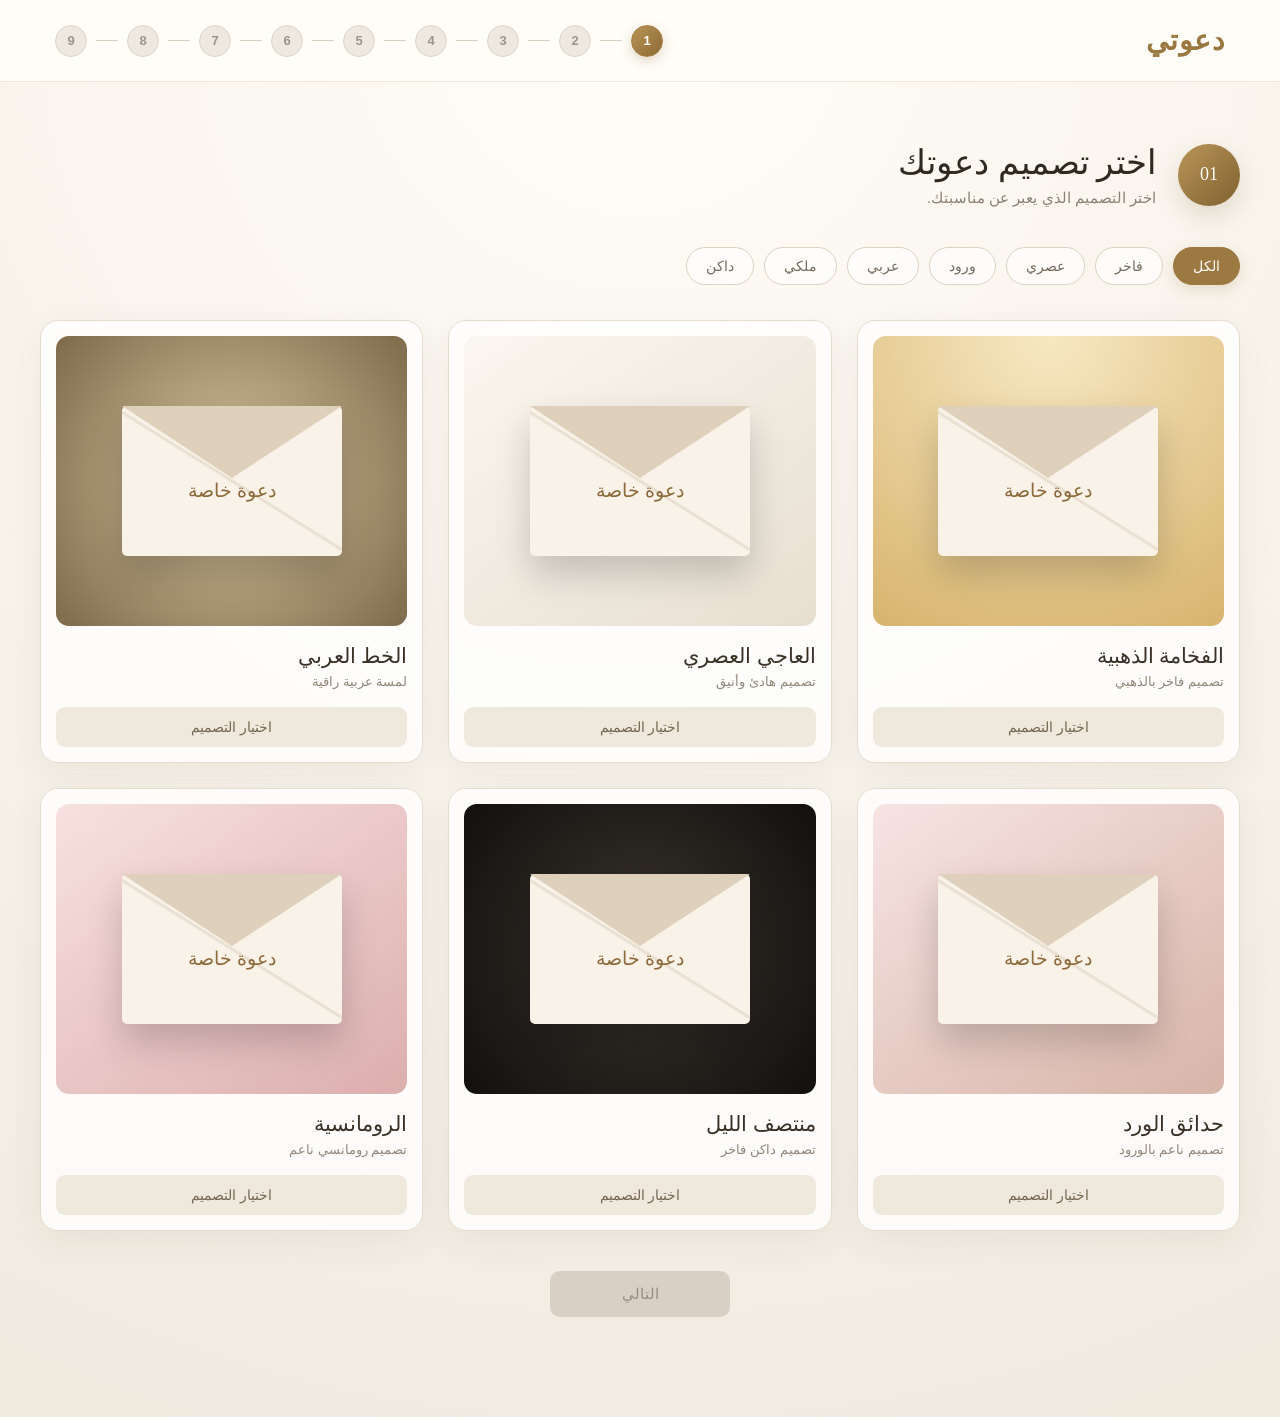
<file: index.html>
<!DOCTYPE html>
<html lang="ar" dir="rtl">

<head>

    <meta charset="UTF-8">

    <meta
        name="viewport"
        content="width=device-width, initial-scale=1.0"
    >

    <title>منصة الدعوات</title>

    <link
        rel="stylesheet"
        href="style.css"
    >

</head>


<body>


    <!-- =========================================
         HEADER
    ========================================== -->

    <header class="top-header">

        <div class="brand">
            دعوتي
        </div>

        <div class="progress">

            <div
                class="progress-step active"
                data-step="1"
            >
                1
            </div>

            <span></span>

            <div
                class="progress-step"
                data-step="2"
            >
                2
            </div>

            <span></span>

            <div
                class="progress-step"
                data-step="3"
            >
                3
            </div>

            <span></span>

            <div
                class="progress-step"
                data-step="4"
            >
                4
            </div>

            <span></span>

            <div
                class="progress-step"
                data-step="5"
            >
                5
            </div>

            <span></span>

            <div
                class="progress-step"
                data-step="6"
            >
                6
            </div>

            <span></span>

            <div
                class="progress-step"
                data-step="7"
            >
                7
            </div>

            <span></span>

            <div
                class="progress-step"
                data-step="8"
            >
                8
            </div>

            <span></span>

            <div
                class="progress-step"
                data-step="9"
            >
                9
            </div>

        </div>

    </header>



    <!-- =========================================
         MAIN
    ========================================== -->

    <main class="builder-container">


        <!-- =====================================
             STEP 1 — DESIGN
        ====================================== -->

        <section
            class="builder-step active"
            id="step-1"
        >

            <div class="step-heading">

                <span class="step-number">
                    01
                </span>

                <div>

                    <h1>
                        اختر تصميم دعوتك
                    </h1>

                    <p>
                        اختر التصميم الذي يعبر عن مناسبتك.
                    </p>

                </div>

            </div>


            <div class="design-categories">

                <button class="category active">
                    الكل
                </button>

                <button class="category">
                    فاخر
                </button>

                <button class="category">
                    عصري
                </button>

                <button class="category">
                    ورود
                </button>

                <button class="category">
                    عربي
                </button>

                <button class="category">
                    ملكي
                </button>

                <button class="category">
                    داكن
                </button>

            </div>


            <div class="template-grid">


                <div
                    class="template-card"
                    data-template="gold"
                >

                    <div class="template-preview gold-preview">

                        <div class="envelope-preview">

                            <div class="envelope-flap">
                            </div>

                            <div class="envelope-name">
                                دعوة خاصة
                            </div>

                        </div>

                    </div>

                    <h3>
                        الفخامة الذهبية
                    </h3>

                    <p>
                        تصميم فاخر بالذهبي
                    </p>

                    <button
                        class="select-template"
                        data-template="gold"
                    >
                        اختيار التصميم
                    </button>

                </div>



                <div
                    class="template-card"
                    data-template="ivory"
                >

                    <div class="template-preview ivory-preview">

                        <div class="envelope-preview">

                            <div class="envelope-flap">
                            </div>

                            <div class="envelope-name">
                                دعوة خاصة
                            </div>

                        </div>

                    </div>

                    <h3>
                        العاجي العصري
                    </h3>

                    <p>
                        تصميم هادئ وأنيق
                    </p>

                    <button
                        class="select-template"
                        data-template="ivory"
                    >
                        اختيار التصميم
                    </button>

                </div>



                <div
                    class="template-card"
                    data-template="arabic"
                >

                    <div class="template-preview arabic-preview">

                        <div class="envelope-preview">

                            <div class="envelope-flap">
                            </div>

                            <div class="envelope-name">
                                دعوة خاصة
                            </div>

                        </div>

                    </div>

                    <h3>
                        الخط العربي
                    </h3>

                    <p>
                        لمسة عربية راقية
                    </p>

                    <button
                        class="select-template"
                        data-template="arabic"
                    >
                        اختيار التصميم
                    </button>

                </div>



                <div
                    class="template-card"
                    data-template="floral"
                >

                    <div class="template-preview floral-preview">

                        <div class="envelope-preview">

                            <div class="envelope-flap">
                            </div>

                            <div class="envelope-name">
                                دعوة خاصة
                            </div>

                        </div>

                    </div>

                    <h3>
                        حدائق الورد
                    </h3>

                    <p>
                        تصميم ناعم بالورود
                    </p>

                    <button
                        class="select-template"
                        data-template="floral"
                    >
                        اختيار التصميم
                    </button>

                </div>



                <div
                    class="template-card"
                    data-template="dark"
                >

                    <div class="template-preview dark-preview">

                        <div class="envelope-preview">

                            <div class="envelope-flap">
                            </div>

                            <div class="envelope-name">
                                دعوة خاصة
                            </div>

                        </div>

                    </div>

                    <h3>
                        منتصف الليل
                    </h3>

                    <p>
                        تصميم داكن فاخر
                    </p>

                    <button
                        class="select-template"
                        data-template="dark"
                    >
                        اختيار التصميم
                    </button>

                </div>



                <div
                    class="template-card"
                    data-template="romantic"
                >

                    <div class="template-preview romantic-preview">

                        <div class="envelope-preview">

                            <div class="envelope-flap">
                            </div>

                            <div class="envelope-name">
                                دعوة خاصة
                            </div>

                        </div>

                    </div>

                    <h3>
                        الرومانسية
                    </h3>

                    <p>
                        تصميم رومانسي ناعم
                    </p>

                    <button
                        class="select-template"
                        data-template="romantic"
                    >
                        اختيار التصميم
                    </button>

                </div>


            </div>
<!-- =================================================
     DESIGN COLOR OPTIONS
================================================== -->

<div
    id="template-colors"
    class="template-colors"
>

    <div class="color-selection-header">

        <span class="color-selection-icon">
            ✿
        </span>

        <div>

            <h3>
                اختاري لون التصميم
            </h3>

            <p id="selected-color-name">
                اختاري التصميم أولاً
            </p>

        </div>

    </div>


    <div
        id="color-options"
        class="color-options"
    ></div>

</div>

            <div class="step-actions">

                <button
                    class="next-button"
                    id="next-step-1"
                    disabled
                >
                    التالي
                </button>

            </div>

        </section>



        <!-- =====================================
             STEP 2 — COUPLE
        ====================================== -->

        <section
            class="builder-step"
            id="step-2"
        >

            <div class="step-heading">

                <span class="step-number">
                    02
                </span>

                <div>

                    <h1>
                        أسماء أصحاب المناسبة
                    </h1>

                    <p>
                        أدخل الأسماء التي ستظهر في الدعوة.
                    </p>

                </div>

            </div>


            <div class="form-card">

                <div class="form-group">

                    <label>
                        الاسم الأول
                    </label>

                    <input
                        type="text"
                        id="person-one"
                        placeholder="مثال: محمد"
                    >

                </div>


                <div class="form-group">

                    <label>
                        الاسم الثاني
                    </label>

                    <input
                        type="text"
                        id="person-two"
                        placeholder="مثال: سارة"
                    >

                </div>


                <div class="form-group">

                    <label>
                        اسم العائلة
                    </label>

                    <input
                        type="text"
                        id="family-name"
                        placeholder="مثال: أحمد"
                    >

                </div>

            </div>


            <div class="step-actions">

                <button
                    class="back-button"
                    data-back="1"
                >
                    السابق
                </button>

                <button
                    class="next-button"
                    data-next="3"
                >
                    التالي
                </button>

            </div>

        </section>



        <!-- =====================================
             STEP 3 — EVENT
        ====================================== -->

        <section
            class="builder-step"
            id="step-3"
        >

            <div class="step-heading">

                <span class="step-number">
                    03
                </span>

                <div>

                    <h1>
                        تفاصيل المناسبة
                    </h1>

                    <p>
                        حدد تاريخ ووقت المناسبة.
                    </p>

                </div>

            </div>


            <div class="form-card">

                <div class="form-group">

                    <label>
                        نوع المناسبة
                    </label>

                    <select id="event-type">

                        <option value="">
                            اختر المناسبة
                        </option>

                        <option>
                            حفل زفاف
                        </option>

                        <option>
                            ملكة
                        </option>

                        <option>
                            خطوبة
                        </option>

                        <option>
                            عقد قران
                        </option>

                        <option>
                            عيد ميلاد
                        </option>

                        <option>
                            مناسبة خاصة
                        </option>

                    </select>

                </div>


                <div class="form-row">

                    <div class="form-group">

                        <label>
                            التاريخ
                        </label>

                        <input
                            type="date"
                            id="event-date"
                        >

                    </div>


                    <div class="form-group">

                        <label>
                            الوقت
                        </label>

                        <input
                            type="time"
                            id="event-time"
                        >

                    </div>

                </div>

            </div>


            <div class="step-actions">

                <button
                    class="back-button"
                    data-back="2"
                >
                    السابق
                </button>

                <button
                    class="next-button"
                    data-next="4"
                >
                    التالي
                </button>

            </div>

        </section>



        <!-- =====================================
             STEP 4 — VENUE
        ====================================== -->

        <section
            class="builder-step"
            id="step-4"
        >

            <div class="step-heading">

                <span class="step-number">
                    04
                </span>

                <div>

                    <h1>
                        مكان المناسبة
                    </h1>

                    <p>
                        أخبر ضيوفك أين ستكون المناسبة.
                    </p>

                </div>

            </div>


            <div class="form-card">

                <div class="form-group">

                    <label>
                        اسم القاعة / المكان
                    </label>

                    <input
                        type="text"
                        id="venue-name"
                        placeholder="مثال: قاعة اللؤلؤة"
                    >

                </div>


                <div class="form-group">

                    <label>
                        المدينة
                    </label>

                    <input
                        type="text"
                        id="venue-city"
                        placeholder="مثال: الرياض"
                    >

                </div>


                <div class="form-group">

                    <label>
                        رابط الموقع على الخريطة
                    </label>

                    <input
                        type="url"
                        id="venue-map"
                        placeholder="https://maps.google.com/..."
                    >

                </div>

            </div>


            <div class="step-actions">

                <button
                    class="back-button"
                    data-back="3"
                >
                    السابق
                </button>

                <button
                    class="next-button"
                    data-next="5"
                >
                    التالي
                </button>

            </div>

        </section>



        <!-- =====================================
             STEP 5 — TEXT
        ====================================== -->

        <section
            class="builder-step"
            id="step-5"
        >

            <div class="step-heading">

                <span class="step-number">
                    05
                </span>

                <div>

                    <h1>
                        نص الدعوة
                    </h1>

                    <p>
                        اكتب الرسالة التي سيقرأها ضيوفك.
                    </p>

                </div>

            </div>


            <div class="form-card">

                <div class="form-group">

                    <label>
                        عنوان الدعوة
                    </label>

                    <input
                        type="text"
                        id="invitation-title"
                        placeholder="مثال: بكل حب ندعوكم لمشاركتنا فرحتنا"
                    >

                </div>


                <div class="form-group">

                    <label>
                        نص الدعوة
                    </label>

                    <textarea
                        id="invitation-message"
                        rows="7"
                        placeholder="اكتب نص الدعوة هنا..."
                    ></textarea>

                </div>


                <div class="form-group">

                    <label>
                        عبارة الختام
                    </label>

                    <input
                        type="text"
                        id="invitation-closing"
                        placeholder="تشرفنا حضوركم"
                    >

                </div>

            </div>


            <div class="step-actions">

                <button
                    class="back-button"
                    data-back="4"
                >
                    السابق
                </button>

                <button
                    class="next-button"
                    data-next="6"
                >
                    التالي
                </button>

            </div>

        </section>



        <!-- =====================================
             STEP 6 — GUESTS
        ====================================== -->

        <section
            class="builder-step"
            id="step-6"
        >

            <div class="step-heading">

                <span class="step-number">
                    06
                </span>

                <div>

                    <h1>
                        قائمة الضيوف
                    </h1>

                    <p>
                        أضف ضيوفك لتخصيص دعوة لكل شخص أو عائلة.
                    </p>

                </div>

            </div>


            <div class="guest-add-card">

                <input
                    type="text"
                    id="guest-name"
                    placeholder="اسم الضيف أو العائلة"
                >

                <input
                    type="number"
                    id="guest-count"
                    placeholder="عدد الأشخاص"
                    min="1"
                    value="1"
                >

                <button
                    id="add-guest"
                >
                    إضافة ضيف
                </button>

            </div>


            <div
                class="guest-list"
                id="guest-list"
            >

                <p class="empty-guests">
                    لم تتم إضافة أي ضيوف بعد.
                </p>

            </div>


            <div class="step-actions">

                <button
                    class="back-button"
                    data-back="5"
                >
                    السابق
                </button>

                <button
                    class="next-button"
                    data-next="7"
                >
                    التالي
                </button>

            </div>

        </section>



        <!-- =====================================
             STEP 7 — RSVP
        ====================================== -->

        <section
            class="builder-step"
            id="step-7"
        >

            <div class="step-heading">

                <span class="step-number">
                    07
                </span>

                <div>

                    <h1>
                        تأكيد الحضور
                    </h1>

                    <p>
                        حدد طريقة تأكيد الضيوف لحضورهم.
                    </p>

                </div>

            </div>


            <div class="settings-card">

                <label class="switch-row">

                    <span>
                        تفعيل تأكيد الحضور
                    </span>

                    <input
                        type="checkbox"
                        id="enable-rsvp"
                        checked
                    >

                </label>


                <label class="switch-row">

                    <span>
                        السماح للضيف بتعديل عدد الأشخاص
                    </span>

                    <input
                        type="checkbox"
                        id="allow-guest-count"
                    >

                </label>


                <label class="switch-row">

                    <span>
                        السماح بإضافة ملاحظات
                    </span>

                    <input
                        type="checkbox"
                        id="allow-notes"
                        checked
                    >

                </label>

            </div>


            <div class="step-actions">

                <button
                    class="back-button"
                    data-back="6"
                >
                    السابق
                </button>

                <button
                    class="next-button"
                    data-next="8"
                >
                    التالي
                </button>

            </div>

        </section>



        <!-- =====================================
             STEP 8 — MUSIC
        ====================================== -->

        <section
            class="builder-step"
            id="step-8"
        >

            <div class="step-heading">

                <span class="step-number">
                    08
                </span>

                <div>

                    <h1>
                        الموسيقى والمؤثرات
                    </h1>

                    <p>
                        أضف لمسة موسيقية إلى دعوتك.
                    </p>

                </div>

            </div>


            <div class="form-card">

                <div class="form-group">

                    <label>
                        رابط الموسيقى
                    </label>

                    <input
                        type="url"
                        id="music-url"
                        placeholder="رابط الأغنية أو الملف الصوتي"
                    >

                </div>


                <label class="switch-row">

                    <span>
                        تشغيل الموسيقى تلقائياً
                    </span>

                    <input
                        type="checkbox"
                        id="music-autoplay"
                    >

                </label>

            </div>


            <div class="step-actions">

                <button
                    class="back-button"
                    data-back="7"
                >
                    السابق
                </button>

                <button
                    class="next-button"
                    data-next="9"
                >
                    التالي
                </button>

            </div>

        </section>



        <!-- =====================================
             STEP 9 — PREVIEW
        ====================================== -->

        <section
            class="builder-step"
            id="step-9"
        >

            <div class="step-heading">

                <span class="step-number">
                    09
                </span>

                <div>

                    <h1>
                        معاينة الدعوة
                    </h1>

                    <p>
                        راجع بيانات دعوتك قبل نشرها.
                    </p>

                </div>

            </div>


            <div class="preview-card">

                <div class="preview-envelope">

                    <div class="preview-envelope-flap">
                    </div>

                    <div>

                        <small>
                            دعوة خاصة
                        </small>

                        <h2 id="preview-guest">
                            اسم الضيف
                        </h2>

                    </div>

                </div>


                <div class="preview-information">

                    <h2 id="preview-couple">
                        الاسم الأول & الاسم الثاني
                    </h2>

                    <p id="preview-event">
                        المناسبة
                    </p>

                    <p id="preview-date">
                        التاريخ والوقت
                    </p>

                    <p id="preview-venue">
                        المكان
                    </p>

                </div>

            </div>


            <div class="step-actions">

                <button
                    class="back-button"
                    data-back="8"
                >
                    السابق
                </button>

                <button
                    class="publish-button"
                    id="publish-invitation"
                >
                    نشر الدعوة
                </button>

            </div>

        </section>


    </main>


    <script src="app.js"></script>

</body>

</html>
</file>
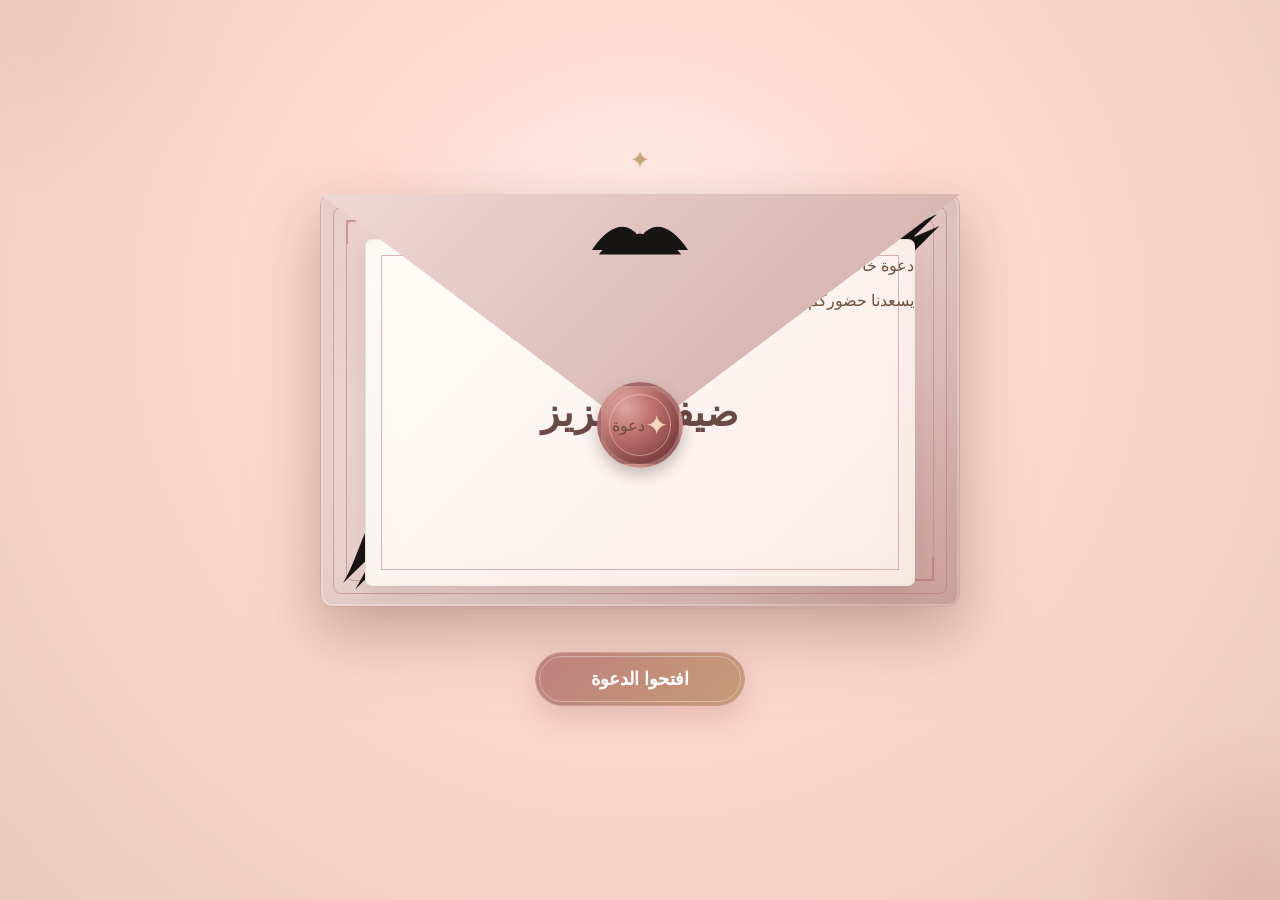
<file: invitation.html>
<!DOCTYPE html>
<html lang="ar" dir="rtl">

<head>

    <meta charset="UTF-8">

    <meta
        name="viewport"
        content="width=device-width, initial-scale=1.0"
    >

    <title>دعوتكم</title>

    <link
        rel="stylesheet" href="invitation.css"
    >

</head>


<body>

    <!-- =====================================================
         SVG DEFINITIONS
         Reusable embroidery filters and gradients
    ====================================================== -->

    <svg
        width="0"
        height="0"
        aria-hidden="true"
        style="position:absolute"
    >

        <defs>

            <!-- Thread texture -->
            <filter
                id="threadTexture"
                x="-20%"
                y="-20%"
                width="140%"
                height="140%"
            >

                <feTurbulence
                    type="fractalNoise"
                    baseFrequency="0.8"
                    numOctaves="2"
                    seed="4"
                    result="noise"
                />

                <feDisplacementMap
                    in="SourceGraphic"
                    in2="noise"
                    scale="0.35"
                />

            </filter>


            <!-- Soft embroidery shadow -->
            <filter
                id="embroideryShadow"
                x="-30%"
                y="-30%"
                width="160%"
                height="160%"
            >

                <feDropShadow
                    dx="0"
                    dy="1"
                    stdDeviation="1"
                    flood-opacity="0.18"
                />

            </filter>


            <!-- Gold thread -->
            <linearGradient
                id="goldThread"
                x1="0%"
                y1="0%"
                x2="100%"
                y2="100%"
            >

                <stop
                    offset="0%"
                    stop-color="#8f6834"
                />

                <stop
                    offset="30%"
                    stop-color="#e5c783"
                />

                <stop
                    offset="55%"
                    stop-color="#fff0bd"
                />

                <stop
                    offset="75%"
                    stop-color="#bd9651"
                />

                <stop
                    offset="100%"
                    stop-color="#76542b"
                />

            </linearGradient>


            <!-- Rose thread -->
            <linearGradient
                id="roseThread"
                x1="0%"
                y1="0%"
                x2="100%"
                y2="100%"
            >

                <stop
                    offset="0%"
                    stop-color="#8d535c"
                />

                <stop
                    offset="45%"
                    stop-color="#d9a0a3"
                />

                <stop
                    offset="70%"
                    stop-color="#f0c4c5"
                />

                <stop
                    offset="100%"
                    stop-color="#8c565c"
                />

            </linearGradient>


            <!-- Green thread -->
            <linearGradient
                id="greenThread"
                x1="0%"
                y1="0%"
                x2="100%"
                y2="100%"
            >

                <stop
                    offset="0%"
                    stop-color="#52644d"
                />

                <stop
                    offset="50%"
                    stop-color="#aab895"
                />

                <stop
                    offset="100%"
                    stop-color="#53634e"
                />

            </linearGradient>


            <!-- Blue thread -->
            <linearGradient
                id="blueThread"
                x1="0%"
                y1="0%"
                x2="100%"
                y2="100%"
            >

                <stop
                    offset="0%"
                    stop-color="#50677c"
                />

                <stop
                    offset="50%"
                    stop-color="#a9bfd2"
                />

                <stop
                    offset="100%"
                    stop-color="#566d82"
                />

            </linearGradient>


            <!-- Purple thread -->
            <linearGradient
                id="purpleThread"
                x1="0%"
                y1="0%"
                x2="100%"
                y2="100%"
            >

                <stop
                    offset="0%"
                    stop-color="#6e5b76"
                />

                <stop
                    offset="50%"
                    stop-color="#c4afd0"
                />

                <stop
                    offset="100%"
                    stop-color="#76607e"
                />

            </linearGradient>

        </defs>

    </svg>



    <!-- =====================================================
         ENVELOPE SCREEN
    ====================================================== -->

    <section
        id="envelope-screen"
        class="envelope-screen"
    >

        <div class="envelope-wrapper">

            <div
                id="envelope"
                class="envelope"
            >

                <!-- Envelope back -->

                <div class="envelope-back">

                    <div class="envelope-border"></div>


                    <!-- Luxury corner embroidery -->

                    <svg
                        class="envelope-corner top-right"
                        viewBox="0 0 180 180"
                        aria-hidden="true"
                    >

                        <path
                            class="thread-line"
                            d="M5 170 C30 130 30 80 80 50 C105 35 135 25 175 5"
                        />

                        <path
                            class="thread-line thin"
                            d="M20 178 C50 130 55 92 92 64 C118 45 145 34 178 20"
                        />

                        <g class="thread-flower">

                            <circle cx="125" cy="43" r="8"/>
                            <circle cx="142" cy="39" r="8"/>
                            <circle cx="136" cy="54" r="8"/>
                            <circle cx="132" cy="46" r="4"/>

                        </g>

                        <path
                            class="thread-leaf"
                            d="M92 65 Q75 48 65 62 Q78 76 92 65"
                        />

                        <path
                            class="thread-leaf"
                            d="M73 91 Q53 79 50 96 Q62 105 73 91"
                        />

                    </svg>


                    <svg
                        class="envelope-corner bottom-left"
                        viewBox="0 0 180 180"
                        aria-hidden="true"
                    >

                        <path
                            class="thread-line"
                            d="M5 170 C30 130 30 80 80 50 C105 35 135 25 175 5"
                        />

                        <path
                            class="thread-line thin"
                            d="M20 178 C50 130 55 92 92 64 C118 45 145 34 178 20"
                        />

                        <g class="thread-flower">

                            <circle cx="125" cy="43" r="8"/>
                            <circle cx="142" cy="39" r="8"/>
                            <circle cx="136" cy="54" r="8"/>
                            <circle cx="132" cy="46" r="4"/>

                        </g>

                        <path
                            class="thread-leaf"
                            d="M92 65 Q75 48 65 62 Q78 76 92 65"
                        />

                        <path
                            class="thread-leaf"
                            d="M73 91 Q53 79 50 96 Q62 105 73 91"
                        />

                    </svg>

                </div>



                <!-- Invitation paper -->

                <div
                    class="envelope-paper"
                    id="envelope-paper"
                >

                    <div class="paper-decoration">

                        <span></span>
                        <span></span>
                        <span></span>

                    </div>


                    <p class="paper-small">
                        دعوة خاصة
                    </p>


                    <div
                        class="paper-guest"
                        id="guest-name"
                    >
                        ضيفنا العزيز
                    </div>


                    <div class="paper-divider"></div>


                    <p class="paper-hint">
                        يسعدنا حضوركم ومشاركتنا فرحتنا
                    </p>

                </div>



                <!-- Envelope flap -->

                <div
                    class="envelope-flap"
                    id="envelope-flap"
                >

                    <svg
                        class="flap-embroidery"
                        viewBox="0 0 240 120"
                        aria-hidden="true"
                    >

                        <path
                            class="thread-line"
                            d="M15 85 C55 25 95 20 120 60 C145 20 185 25 225 85"
                        />

                        <path
                            class="thread-line thin"
                            d="M30 95 C60 55 95 45 120 75 C145 45 180 55 210 95"
                        />

                        <g class="flap-flower">

                            <circle cx="120" cy="60" r="11"/>
                            <circle cx="103" cy="53" r="9"/>
                            <circle cx="137" cy="53" r="9"/>
                            <circle cx="111" cy="70" r="9"/>
                            <circle cx="129" cy="70" r="9"/>
                            <circle cx="120" cy="60" r="5"/>

                        </g>

                    </svg>


                    <div class="wax-seal">

                        <span>دعوة</span>

                    </div>

                </div>



                <!-- Envelope front -->

                <div class="envelope-front">

                    <div class="front-line"></div>

                    <div class="front-line second"></div>

                </div>

            </div>


            <button
                id="open-invitation"
                class="open-button"
                type="button"
            >
                افتحوا الدعوة
            </button>

        </div>

    </section>



    <!-- =====================================================
         MAIN INVITATION
    ====================================================== -->

    <main
        id="main-invitation"
        class="main-invitation"
    >

        <article class="invitation-card">


            <!-- Top embroidery -->

            <div class="card-top-embroidery">

                <svg
                    viewBox="0 0 420 150"
                    aria-hidden="true"
                >

                    <path
                        class="ornament-line"
                        d="M20 115 C75 45 115 35 160 85 C185 112 205 112 210 78 C215 112 235 112 260 85 C305 35 345 45 400 115"
                    />

                    <path
                        class="ornament-line thin"
                        d="M40 125 C85 75 120 65 155 98 C180 122 200 122 210 92 C220 122 240 122 265 98 C300 65 335 75 380 125"
                    />

                    <g class="ornament-flower">

                        <circle cx="210" cy="78" r="12"/>
                        <circle cx="190" cy="69" r="10"/>
                        <circle cx="230" cy="69" r="10"/>
                        <circle cx="198" cy="88" r="10"/>
                        <circle cx="222" cy="88" r="10"/>
                        <circle cx="210" cy="78" r="5"/>

                    </g>

                    <path
                        class="ornament-leaf"
                        d="M165 86 Q140 63 133 86 Q149 101 165 86"
                    />

                    <path
                        class="ornament-leaf"
                        d="M255 86 Q280 63 287 86 Q271 101 255 86"
                    />

                </svg>

            </div>



            <!-- Couple names -->

            <section class="hero-section">

                <p class="eyebrow">
                    بكل الحب والفرح
                </p>


                <h1 id="couple-names">
                    محمد &amp; سارة
                </h1>


                <div class="name-ornament">

                    <span></span>
                    <b>♥</b>
                    <span></span>

                </div>


                <h2 id="invitation-title">
                    يسعدنا دعوتكم لمشاركتنا فرحتنا
                </h2>

            </section>



            <!-- =================================================
                 ILLUSTRATIONS
            ================================================== -->

            <section class="illustration-area">


                <!-- WEDDING -->

                <div
                    id="wedding-illustration"
                    class="illustration wedding-illustration"
                >

                    <svg
                        viewBox="0 0 500 300"
                        aria-hidden="true"
                    >

                        <!-- Castle -->

                        <g class="castle-svg">

                            <path
                                d="M165 220 V105 L185 82 L205 105 V220"
                            />

                            <path
                                d="M295 220 V105 L315 82 L335 105 V220"
                            />

                            <path
                                d="M205 220 V125 H295 V220"
                            />

                            <path
                                d="M185 82 V55 H205 V105"
                            />

                            <path
                                d="M315 82 V55 H335 V105"
                            />

                            <path
                                d="M225 220 V165 Q250 140 275 165 V220"
                            />

                            <path
                                d="M225 145 H275"
                            />

                        </g>


                        <!-- Castle flags -->

                        <path
                            class="castle-flag"
                            d="M195 55 V28 L225 38 L195 48"
                        />

                        <path
                            class="castle-flag"
                            d="M325 55 V28 L355 38 L325 48"
                        />


                        <!-- Bride -->

                        <g class="bride-svg">

                            <circle
                                cx="205"
                                cy="183"
                                r="15"
                            />

                            <path
                                d="M190 183 Q205 165 220 183"
                            />

                            <path
                                d="M193 201 Q205 192 217 201 L230 245 H180 Z"
                            />

                            <path
                                d="M195 201 Q205 218 215 201"
                            />

                            <path
                                d="M183 245 Q205 230 232 245"
                            />

                            <path
                                d="M190 201 Q178 207 176 225"
                            />

                            <path
                                d="M220 201 Q232 207 234 225"
                            />

                            <path
                                class="veil"
                                d="M192 188 Q205 180 218 188 Q222 222 205 230 Q188 222 192 188"
                            />

                        </g>


                        <!-- Groom -->

                        <g class="groom-svg">

                            <circle
                                cx="295"
                                cy="183"
                                r="15"
                            />

                            <path
                                d="M280 183 Q295 168 310 183"
                            />

                            <path
                                d="M280 201 L295 194 L310 201 L322 245 H268 Z"
                            />

                            <path
                                d="M295 194 V245"
                            />

                            <path
                                d="M285 201 L295 213 L305 201"
                            />

                            <path
                                class="bowtie"
                                d="M288 208 L295 203 L302 208 L295 213 Z"
                            />

                        </g>


                        <!-- Flowers -->

                        <g class="flower-bouquet">

                            <circle cx="155" cy="238" r="10"/>
                            <circle cx="168" cy="229" r="10"/>
                            <circle cx="181" cy="240" r="10"/>

                            <path d="M166 240 Q150 260 135 264"/>
                            <path d="M169 241 Q185 260 198 263"/>

                        </g>


                        <!-- Decorative hearts -->

                        <path
                            class="svg-heart"
                            d="M250 75
                               C235 55 205 70 250 103
                               C295 70 265 55 250 75 Z"
                        />

                    </svg>

                </div>



                <!-- BABY -->

                <div
                    id="baby-illustration"
                    class="illustration baby-illustration"
                >

                    <svg
                        viewBox="0 0 500 300"
                        aria-hidden="true"
                    >

                        <!-- Moon -->

                        <path
                            class="moon-svg"
                            d="M185 70
                               A60 60 0 1 0 245 130
                               A48 48 0 1 1 185 70"
                        />


                        <!-- Stars -->

                        <path
                            class="star-svg"
                            d="M320 55 L326 72 L344 73 L330 84 L334 102 L320 92 L305 102 L310 84 L296 73 L314 72 Z"
                        />

                        <path
                            class="star-svg small"
                            d="M120 80 L125 93 L139 94 L128 102 L132 116 L120 108 L108 116 L112 102 L101 94 L115 93 Z"
                        />


                        <!-- Cloud -->

                        <path
                            class="cloud-svg"
                            d="M120 205
                               Q120 180 145 180
                               Q155 150 185 165
                               Q205 135 235 160
                               Q265 150 275 180
                               Q305 180 305 205
                               Z"
                        />


                        <!-- Baby blanket -->

                        <path
                            class="baby-blanket"
                            d="M170 220
                               Q250 175 330 220
                               L315 250
                               Q250 225 185 250 Z"
                        />


                        <!-- Baby head -->

                        <circle
                            class="baby-head"
                            cx="250"
                            cy="205"
                            r="28"
                        />


                        <!-- Baby face -->

                        <circle
                            class="baby-eye"
                            cx="240"
                            cy="205"
                            r="2"
                        />

                        <circle
                            class="baby-eye"
                            cx="260"
                            cy="205"
                            r="2"
                        />

                        <path
                            class="baby-smile"
                            d="M245 214 Q250 218 255 214"
                        />


                        <!-- Baby bonnet -->

                        <path
                            class="baby-bonnet"
                            d="M220 201 Q225 165 250 166 Q275 165 280 201"
                        />


                        <!-- Little flowers -->

                        <g class="baby-flower">

                            <circle cx="145" cy="245" r="8"/>
                            <circle cx="158" cy="238" r="8"/>
                            <circle cx="171" cy="245" r="8"/>
                            <circle cx="158" cy="250" r="5"/>

                        </g>

                    </svg>

                </div>



                <!-- BIRTHDAY -->

                <div
                    id="birthday-illustration"
                    class="illustration birthday-illustration"
                >

                    <svg
                        viewBox="0 0 500 300"
                        aria-hidden="true"
                    >

                        <!-- Balloons -->

                        <g class="balloon-svg">

                            <ellipse
                                cx="145"
                                cy="90"
                                rx="30"
                                ry="40"
                            />

                            <ellipse
                                cx="355"
                                cy="90"
                                rx="30"
                                ry="40"
                            />

                            <ellipse
                                cx="105"
                                cy="125"
                                rx="24"
                                ry="32"
                            />

                            <ellipse
                                cx="395"
                                cy="125"
                                rx="24"
                                ry="32"
                            />

                        </g>


                        <!-- Strings -->

                        <path
                            class="balloon-string"
                            d="M145 130 Q155 175 180 205"
                        />

                        <path
                            class="balloon-string"
                            d="M355 130 Q345 175 320 205"
                        />


                        <!-- Cake -->

                        <path
                            class="cake-svg"
                            d="M150 215 H350 L335 255 H165 Z"
                        />

                        <path
                            class="cake-top"
                            d="M150 215 Q250 190 350 215 Q250 238 150 215"
                        />


                        <!-- Cake decorations -->

                        <path
                            class="cake-line"
                            d="M175 230 Q250 248 325 230"
                        />

                        <path
                            class="cake-line"
                            d="M180 243 Q250 258 320 243"
                        />


                        <!-- Candles -->

                        <path
                            class="candle"
                            d="M210 208 V175"
                        />

                        <path
                            class="candle"
                            d="M250 202 V165"
                        />

                        <path
                            class="candle"
                            d="M290 208 V175"
                        />


                        <!-- Flames -->

                        <path
                            class="flame"
                            d="M210 172 Q202 160 210 151 Q218 160 210 172"
                        />

                        <path
                            class="flame"
                            d="M250 162 Q242 150 250 141 Q258 150 250 162"
                        />

                        <path
                            class="flame"
                            d="M290 172 Q282 160 290 151 Q298 160 290 172"
                        />


                        <!-- Stars -->

                        <path
                            class="birthday-star"
                            d="M250 85 L256 101 L273 102 L260 112 L264 128 L250 119 L236 128 L240 112 L227 102 L244 101 Z"
                        />

                    </svg>

                </div>



                <!-- GRADUATION -->

                <div
                    id="graduation-illustration"
                    class="illustration graduation-illustration"
                >

                    <svg
                        viewBox="0 0 500 300"
                        aria-hidden="true"
                    >

                        <!-- Cap -->

                        <path
                            class="grad-cap"
                            d="M130 125 L250 70 L370 125 L250 180 Z"
                        />

                        <path
                            class="grad-cap-band"
                            d="M175 142 V180 Q250 215 325 180 V142"
                        />


                        <!-- Tassel -->

                        <path
                            class="tassel-line"
                            d="M370 125 V185"
                        />

                        <path
                            class="tassel"
                            d="M355 185 H385 L378 205 H362 Z"
                        />


                        <!-- Diploma -->

                        <g class="diploma">

                            <path
                                d="M170 220 Q250 195 330 220"
                            />

                            <rect
                                x="190"
                                y="215"
                                width="120"
                                height="55"
                                rx="5"
                            />

                            <path
                                d="M215 235 H285"
                            />

                            <path
                                d="M215 248 H275"
                            />

                            <circle
                                cx="250"
                                cy="260"
                                r="7"
                            />

                        </g>


                        <!-- Stars -->

                        <path
                            class="grad-star"
                            d="M105 80 L111 96 L128 97 L115 107 L119 124 L105 114 L91 124 L95 107 L82 97 L99 96 Z"
                        />

                        <path
                            class="grad-star"
                            d="M395 80 L401 96 L418 97 L405 107 L409 124 L395 114 L381 124 L385 107 L372 97 L389 96 Z"
                        />

                    </svg>

                </div>



                <!-- CHILDREN / FAIRYTALE -->

                <div
                    id="children-illustration"
                    class="illustration children-illustration"
                >

                    <svg
                        viewBox="0 0 500 300"
                        aria-hidden="true"
                    >

                        <!-- Fairytale castle -->

                        <g class="fairytale-castle-svg">

                            <path
                                d="M155 230 V120 L180 92 L205 120 V230"
                            />

                            <path
                                d="M295 230 V120 L320 92 L345 120 V230"
                            />

                            <path
                                d="M205 230 V135 H295 V230"
                            />

                            <path
                                d="M180 92 V60 H205 V120"
                            />

                            <path
                                d="M320 92 V60 H345 V120"
                            />

                            <path
                                d="M220 230 V175 Q250 145 280 175 V230"
                            />

                            <path
                                d="M235 145 Q250 125 265 145"
                            />

                        </g>


                        <!-- Castle flags -->

                        <path
                            class="fairytale-flag"
                            d="M193 60 V35 L220 44 L193 52"
                        />

                        <path
                            class="fairytale-flag"
                            d="M333 60 V35 L360 44 L333 52"
                        />


                        <!-- Crown -->

                        <path
                            class="crown-svg"
                            d="M225 92 L235 70 L250 85 L265 70 L275 92 Z"
                        />


                        <!-- Stars -->

                        <path
                            class="fairytale-star"
                            d="M105 80 L111 96 L128 97 L115 107 L119 124 L105 114 L91 124 L95 107 L82 97 L99 96 Z"
                        />

                        <path
                            class="fairytale-star"
                            d="M395 80 L401 96 L418 97 L405 107 L409 124 L395 114 L381 124 L385 107 L372 97 L389 96 Z"
                        />


                        <!-- Children -->

                        <g class="child-svg">

                            <circle
                                cx="210"
                                cy="215"
                                r="14"
                            />

                            <path
                                d="M196 230 Q210 220 224 230 L230 265 H190 Z"
                            />

                            <circle
                                cx="290"
                                cy="215"
                                r="14"
                            />

                            <path
                                d="M276 230 Q290 220 304 230 L310 265 H270 Z"
                            />

                        </g>


                        <!-- Flowers -->

                        <g class="fairytale-flower">

                            <circle cx="150" cy="250" r="8"/>
                            <circle cx="163" cy="243" r="8"/>
                            <circle cx="176" cy="250" r="8"/>
                            <circle cx="163" cy="255" r="5"/>

                            <circle cx="324" cy="250" r="8"/>
                            <circle cx="337" cy="243" r="8"/>
                            <circle cx="350" cy="250" r="8"/>
                            <circle cx="337" cy="255" r="5"/>

                        </g>

                    </svg>

                </div>

            </section>



            <!-- Invitation message -->

            <section class="message-section">

                <div class="section-ornament">
                    <span></span>
                    <b>✦</b>
                    <span></span>
                </div>


                <p id="invitation-message">
                    نتشرف بحضوركم ومشاركتكم أجمل لحظاتنا.
                </p>


                <p id="invitation-closing">
                    تشرفنا حضوركم ومشاركتكم فرحتنا
                </p>

            </section>



            <!-- Event details -->

            <section class="details-section">

                <div class="detail-card">

                    <span class="detail-icon">✦</span>

                    <small>
                        التاريخ
                    </small>

                    <strong id="event-date">
                        —
                    </strong>

                </div>


                <div class="detail-card">

                    <span class="detail-icon">◷</span>

                    <small>
                        الوقت
                    </small>

                    <strong id="event-time">
                        —
                    </strong>

                </div>


                <div class="detail-card">

                    <span class="detail-icon">⌂</span>

                    <small>
                        المكان
                    </small>

                    <strong id="venue-name">
                        —
                    </strong>

                    <span id="venue-city">
                        —
                    </span>

                </div>

            </section>



            <!-- Map -->

            <div class="map-container">

                <a
                    id="map-link"
                    href="#"
                    target="_blank"
                    rel="noopener"
                    class="map-button"
                >
                    عرض الموقع على الخريطة
                </a>

            </div>



            <!-- Personalized guest -->

            <section
                id="guest-section"
                class="guest-section"
            >

                <div class="guest-ornament">
                    ❦
                </div>


                <p>
                    هذه الدعوة مقدمة بكل حب إلى
                </p>


                <h3 id="personalized-name">
                    ضيفنا العزيز
                </h3>


                <div
                    id="allowed-guests"
                    class="allowed-guests"
                >
                    ننتظركم بكل شوق
                </div>

            </section>



            <!-- RSVP -->

            <section
                id="rsvp-section"
                class="rsvp-section"
            >

                <div class="section-ornament">

                    <span></span>
                    <b>♥</b>
                    <span></span>

                </div>


                <h3>
                    تأكيد الحضور
                </h3>


                <p>
                    يسعدنا معرفة إمكانية حضوركم
                </p>


                <div class="rsvp-buttons">

                    <button
                        id="rsvp-yes"
                        type="button"
                    >
                        بكل سرور سأحضر
                    </button>


                    <button
                        id="rsvp-no"
                        type="button"
                    >
                        أعتذر عن الحضور
                    </button>

                </div>


                <div
                    id="rsvp-result"
                    class="rsvp-result"
                ></div>

            </section>



            <!-- Bottom embroidery -->

            <div class="bottom-embroidery">

                <svg
                    viewBox="0 0 420 120"
                    aria-hidden="true"
                >

                    <path
                        class="ornament-line"
                        d="M25 25 C75 80 110 85 145 50 C175 20 195 20 210 50 C225 20 245 20 275 50 C310 85 345 80 395 25"
                    />

                    <path
                        class="ornament-line thin"
                        d="M50 30 C85 65 115 70 145 43"
                    />

                    <path
                        class="ornament-line thin"
                        d="M370 30 C335 65 305 70 275 43"
                    />

                    <g class="ornament-flower">

                        <circle cx="210" cy="50" r="10"/>
                        <circle cx="193" cy="43" r="8"/>
                        <circle cx="227" cy="43" r="8"/>
                        <circle cx="201" cy="60" r="8"/>
                        <circle cx="219" cy="60" r="8"/>
                        <circle cx="210" cy="50" r="4"/>

                    </g>

                </svg>

            </div>


            <p class="footer-text">
                بكل الحب صممنا هذه الدعوة خصيصاً لكم
            </p>

        </article>

    </main>


    <script src="invitation.js"></script>

</body>

</html>
</file>
<file: style.css>
/* =========================================================
   RESET
========================================================= */

* {
    box-sizing: border-box;
    margin: 0;
    padding: 0;
}

html {
    scroll-behavior: smooth;
}

body {
    font-family:
        "Tahoma",
        "Arial",
        sans-serif;

    background:
        radial-gradient(
            circle at top,
            #fffdf8 0%,
            #f8f4ec 45%,
            #f0eadf 100%
        );

    color: #28231d;

    min-height: 100vh;
}


/* =========================================================
   HEADER
========================================================= */

.top-header {

    position: sticky;

    top: 0;

    z-index: 100;

    height: 82px;

    background: rgba(255, 253, 248, 0.94);

    backdrop-filter: blur(16px);

    border-bottom:
        1px solid rgba(160, 132, 82, 0.18);

    display: flex;

    align-items: center;

    justify-content: space-between;

    padding:
        0 55px;

}


/* Brand */

.brand {

    font-family:
        Georgia,
        "Times New Roman",
        serif;

    font-size: 28px;

    font-weight: 600;

    color: #9a7840;

    letter-spacing: 1px;
}


/* =========================================================
   PROGRESS
========================================================= */

.progress {

    display: flex;

    align-items: center;

    gap: 9px;
}

.progress-step {

    width: 32px;

    height: 32px;

    border-radius: 50%;

    display: flex;

    align-items: center;

    justify-content: center;

    font-size: 13px;

    font-weight: bold;

    color: #9c9488;

    background: #eee9df;

    border:
        1px solid #ded5c7;

    transition:
        0.3s ease;
}


.progress-step.active {

    background:
        linear-gradient(
            135deg,
            #b89454,
            #8d6a35
        );

    color: white;

    border-color: #a47d43;

    box-shadow:
        0 4px 12px rgba(139, 104, 50, 0.25);
}


.progress-step.completed {

    background: #d5bd91;

    color: white;

    border-color: #c3a66e;
}


.progress span {

    width: 22px;

    height: 1px;

    background: #d8cebf;
}


/* =========================================================
   MAIN
========================================================= */

.builder-container {

    width: min(
        1200px,
        calc(100% - 40px)
    );

    margin: 0 auto;

    padding:
        60px 0 100px;
}


/* =========================================================
   BUILDER STEPS
========================================================= */

.builder-step {

    display: none;

    animation:
        fadeIn 0.4s ease;
}


.builder-step.active {

    display: block;
}


@keyframes fadeIn {

    from {

        opacity: 0;

        transform:
            translateY(15px);
    }

    to {

        opacity: 1;

        transform:
            translateY(0);
    }
}


/* =========================================================
   STEP HEADING
========================================================= */

.step-heading {

    display: flex;

    align-items: center;

    gap: 22px;

    margin-bottom: 40px;
}


.step-number {

    width: 62px;

    height: 62px;

    flex-shrink: 0;

    border-radius: 50%;

    display: flex;

    align-items: center;

    justify-content: center;

    background:
        linear-gradient(
            135deg,
            #b99659,
            #80602e
        );

    color: white;

    font-family:
        Georgia,
        serif;

    font-size: 18px;

    box-shadow:
        0 10px 25px
        rgba(122, 91, 43, 0.18);
}


.step-heading h1 {

    font-family:
        Georgia,
        "Times New Roman",
        serif;

    font-size: 34px;

    font-weight: 500;

    color: #30291f;

    margin-bottom: 7px;
}


.step-heading p {

    color: #8b8174;

    font-size: 15px;
}


/* =========================================================
   DESIGN CATEGORIES
========================================================= */

.design-categories {

    display: flex;

    gap: 10px;

    flex-wrap: wrap;

    margin-bottom: 35px;
}


.category {

    border: 1px solid #ddd2c0;

    background: rgba(
        255,
        255,
        255,
        0.65
    );

    color: #756a5c;

    padding:
        10px 19px;

    border-radius: 30px;

    cursor: pointer;

    font-size: 14px;

    transition:
        0.25s ease;
}


.category:hover {

    border-color: #b99659;

    color: #9a7840;
}


.category.active {

    background:
        #9d7942;

    color: white;

    border-color: #9d7942;

    box-shadow:
        0 5px 15px
        rgba(157, 121, 66, 0.2);
}


/* =========================================================
   TEMPLATE GRID
========================================================= */

.template-grid {

    display: grid;

    grid-template-columns:
        repeat(
            3,
            minmax(0, 1fr)
        );

    gap: 25px;
}


/* =========================================================
   TEMPLATE CARD
========================================================= */

.template-card {

    background:
        rgba(
            255,
            255,
            255,
            0.8
        );

    border:
        1px solid #e5dccd;

    border-radius: 18px;

    padding: 15px;

    box-shadow:
        0 10px 35px
        rgba(
            74,
            58,
            34,
            0.06
        );

    transition:
        transform 0.3s ease,
        box-shadow 0.3s ease,
        border 0.3s ease;
}


.template-card:hover {

    transform:
        translateY(-5px);

    box-shadow:
        0 18px 45px
        rgba(
            74,
            58,
            34,
            0.12
        );
}


.template-card.selected {

    border:
        2px solid #b08b4d;

    box-shadow:
        0 15px 40px
        rgba(
            151,
            115,
            58,
            0.18
        );
}


/* =========================================================
   TEMPLATE PREVIEW
========================================================= */

.template-preview {

    height: 290px;

    border-radius: 13px;

    display: flex;

    align-items: center;

    justify-content: center;

    overflow: hidden;

    position: relative;

    margin-bottom: 18px;
}


/* Gold */

.gold-preview {

    background:
        radial-gradient(
            circle at top,
            #f7e8c3,
            #d8b46d
        );
}


/* Ivory */

.ivory-preview {

    background:
        linear-gradient(
            145deg,
            #faf7f0,
            #e7ded0
        );
}


/* Arabic */

.arabic-preview {

    background:
        radial-gradient(
            circle,
            #d9c7a0,
            #7e6a4a
        );
}


/* Floral */

.floral-preview {

    background:
        linear-gradient(
            145deg,
            #f7e4e3,
            #d7b4a8
        );
}


/* Dark */

.dark-preview {

    background:
        radial-gradient(
            circle at center,
            #3b352e,
            #11100e
        );
}


/* Romantic */

.romantic-preview {

    background:
        linear-gradient(
            145deg,
            #f7e1df,
            #dcaeae
        );
}


/* =========================================================
   ENVELOPE
========================================================= */

.envelope-preview {

    width: 220px;

    height: 150px;

    background:
        #f8f2e8;

    position: relative;

    border-radius: 5px;

    box-shadow:
        0 18px 35px
        rgba(
            0,
            0,
            0,
            0.18
        );

    display: flex;

    align-items: center;

    justify-content: center;

    text-align: center;
}


.envelope-preview::before {

    content: "";

    position: absolute;

    inset: 0;

    background:
        linear-gradient(
            32deg,
            transparent 49%,
            rgba(
                120,
                94,
                51,
                0.15
            ) 50%,
            transparent 51%
        );

    pointer-events: none;
}


.envelope-flap {

    position: absolute;

    top: 0;

    left: 0;

    width: 0;

    height: 0;

    border-left:
        110px solid transparent;

    border-right:
        110px solid transparent;

    border-top:
        72px solid #ded0bb;
}


.envelope-name {

    position: relative;

    z-index: 2;

    font-family:
        Georgia,
        serif;

    font-size: 19px;

    color: #8c6a39;

    margin-top: 18px;
}


/* =========================================================
   TEMPLATE TEXT
========================================================= */

.template-card h3 {

    font-family:
        Georgia,
        serif;

    font-size: 21px;

    font-weight: 500;

    color: #3a3126;

    margin-bottom: 5px;
}


.template-card p {

    font-size: 13px;

    color: #918679;

    margin-bottom: 18px;
}


/* =========================================================
   BUTTONS
========================================================= */

.select-template {

    width: 100%;

    border: none;

    border-radius: 9px;

    padding: 12px;

    background:
        #eee8dd;

    color: #75664f;

    cursor: pointer;

    font-size: 14px;

    transition:
        0.25s ease;
}


.select-template:hover {

    background:
        #d8c5a3;

    color: white;
}


.template-card.selected
.select-template {

    background:
        linear-gradient(
            135deg,
            #b18a4e,
            #8a652f
        );

    color: white;
}


/* =========================================================
   FORM CARD
========================================================= */

.form-card {

    max-width: 850px;

    margin: 0 auto;

    background:
        rgba(
            255,
            255,
            255,
            0.82
        );

    border:
        1px solid #e4dbcc;

    border-radius: 20px;

    padding: 35px;

    box-shadow:
        0 15px 50px
        rgba(
            68,
            52,
            31,
            0.07
        );
}


.form-group {

    margin-bottom: 25px;
}


.form-group:last-child {

    margin-bottom: 0;
}


.form-group label {

    display: block;

    margin-bottom: 9px;

    color: #574c3d;

    font-size: 14px;

    font-weight: 600;
}


.form-group input,
.form-group select,
.form-group textarea {

    width: 100%;

    border:
        1px solid #ddd2c1;

    background:
        #fffdfa;

    border-radius: 10px;

    padding:
        14px 15px;

    font-family: inherit;

    font-size: 14px;

    color: #332c23;

    outline: none;

    transition:
        0.2s ease;
}


.form-group textarea {

    resize: vertical;

    min-height: 150px;

    line-height: 1.8;
}


.form-group input:focus,
.form-group select:focus,
.form-group textarea:focus {

    border-color:
        #ae894e;

    box-shadow:
        0 0 0 3px
        rgba(
            174,
            137,
            78,
            0.10
        );
}


.form-row {

    display: grid;

    grid-template-columns:
        1fr 1fr;

    gap: 20px;
}


/* =========================================================
   GUEST ADD
========================================================= */

.guest-add-card {

    display: grid;

    grid-template-columns:
        1fr 160px 150px;

    gap: 12px;

    background:
        rgba(
            255,
            255,
            255,
            0.82
        );

    border:
        1px solid #e4dbcc;

    border-radius: 18px;

    padding: 20px;

    margin-bottom: 20px;
}


.guest-add-card input {

    border:
        1px solid #ddd2c1;

    border-radius: 10px;

    padding:
        13px;

    background:
        #fffdfa;

    outline: none;

    font-family: inherit;
}


.guest-add-card input:focus {

    border-color:
        #ae894e;
}


.guest-add-card button {

    border: none;

    border-radius: 10px;

    background:
        linear-gradient(
            135deg,
            #b18a4e,
            #87632f
        );

    color: white;

    cursor: pointer;

    font-family: inherit;

    transition:
        0.25s ease;
}


.guest-add-card button:hover {

    transform:
        translateY(-2px);

    box-shadow:
        0 8px 18px
        rgba(
            130,
            95,
            42,
            0.2
        );
}


/* =========================================================
   GUEST LIST
========================================================= */

.guest-list {

    background:
        rgba(
            255,
            255,
            255,
            0.82
        );

    border:
        1px solid #e4dbcc;

    border-radius: 18px;

    overflow: hidden;
}


.empty-guests {

    text-align: center;

    color: #958a7b;

    padding: 45px 20px;
}


.guest-item {

    display: flex;

    align-items: center;

    justify-content: space-between;

    gap: 20px;

    padding:
        18px 22px;

    border-bottom:
        1px solid #eee7dc;
}


.guest-item:last-child {

    border-bottom: none;
}


.guest-info strong {

    display: block;

    color: #40372c;

    margin-bottom: 4px;
}


.guest-info span {

    color: #978b7b;

    font-size: 13px;
}


.remove-guest {

    border: none;

    background:
        #f3e6e3;

    color: #a65c52;

    padding:
        8px 12px;

    border-radius: 8px;

    cursor: pointer;

    font-family: inherit;
}


/* =========================================================
   SETTINGS
========================================================= */

.settings-card {

    max-width: 850px;

    margin: 0 auto;

    background:
        rgba(
            255,
            255,
            255,
            0.82
        );

    border:
        1px solid #e4dbcc;

    border-radius: 20px;

    padding: 10px 30px;

    box-shadow:
        0 15px 50px
        rgba(
            68,
            52,
            31,
            0.07
        );
}


.switch-row {

    min-height: 65px;

    display: flex;

    align-items: center;

    justify-content: space-between;

    gap: 20px;

    border-bottom:
        1px solid #eee7dc;

    color: #554a3c;

    font-size: 14px;
}


.switch-row:last-child {

    border-bottom: none;
}


.switch-row input[type="checkbox"] {

    appearance: none;

    width: 48px;

    height: 27px;

    border-radius: 30px;

    background: #d8d0c5;

    position: relative;

    cursor: pointer;

    transition:
        0.25s ease;
}


.switch-row input[type="checkbox"]::after {

    content: "";

    position: absolute;

    width: 21px;

    height: 21px;

    border-radius: 50%;

    background: white;

    top: 3px;

    right: 24px;

    box-shadow:
        0 2px 5px
        rgba(
            0,
            0,
            0,
            0.15
        );

    transition:
        0.25s ease;
}


.switch-row input[type="checkbox"]:checked {

    background:
        #a68148;
}


.switch-row input[type="checkbox"]:checked::after {

    right: 3px;
}


/* =========================================================
   PREVIEW
========================================================= */

.preview-card {

    max-width: 800px;

    margin: 0 auto;

    background:
        #fffdfa;

    border:
        1px solid #e1d6c4;

    border-radius: 22px;

    overflow: hidden;

    box-shadow:
        0 20px 60px
        rgba(
            68,
            52,
            31,
            0.10
        );
}


.preview-envelope {

    min-height: 310px;

    background:
        radial-gradient(
            circle at top,
            #ead6a9,
            #a98249
        );

    display: flex;

    flex-direction: column;

    align-items: center;

    justify-content: center;

    text-align: center;

    color: white;

    position: relative;

    overflow: hidden;
}


.preview-envelope::before {

    content: "";

    position: absolute;

    width: 350px;

    height: 350px;

    border:
        1px solid
        rgba(
            255,
            255,
            255,
            0.3
        );

    border-radius: 50%;
}


.preview-envelope small {

    position: relative;

    font-size: 14px;

    opacity: 0.9;

    margin-bottom: 12px;
}


.preview-envelope h2 {

    position: relative;

    font-family:
        Georgia,
        serif;

    font-size: 34px;

    font-weight: 500;
}


.preview-information {

    text-align: center;

    padding: 40px 25px;
}


.preview-information h2 {

    font-family:
        Georgia,
        serif;

    font-size: 30px;

    color: #3d3327;

    margin-bottom: 20px;
}


.preview-information p {

    color: #817668;

    margin:
        8px 0;
}


/* =========================================================
   STEP ACTIONS
========================================================= */

.step-actions {

    display: flex;

    justify-content: center;

    align-items: center;

    gap: 12px;

    margin-top: 40px;
}


.next-button,
.publish-button {

    min-width: 180px;

    border: none;

    border-radius: 10px;

    padding:
        14px 25px;

    background:
        linear-gradient(
            135deg,
            #b18a4e,
            #87632f
        );

    color: white;

    font-family: inherit;

    font-size: 15px;

    cursor: pointer;

    transition:
        0.25s ease;

    box-shadow:
        0 8px 20px
        rgba(
            130,
            95,
            42,
            0.16
        );
}


.next-button:hover,
.publish-button:hover {

    transform:
        translateY(-2px);

    box-shadow:
        0 12px 25px
        rgba(
            130,
            95,
            42,
            0.23
        );
}


.next-button:disabled {

    background:
        #d8d0c5;

    color:
        #958d82;

    cursor:
        not-allowed;

    box-shadow: none;

    transform: none;
}


.back-button {

    min-width: 130px;

    border:
        1px solid #d7ccbc;

    border-radius: 10px;

    padding:
        13px 22px;

    background:
        transparent;

    color:
        #776b5b;

    font-family: inherit;

    font-size: 14px;

    cursor: pointer;

    transition:
        0.25s ease;
}


.back-button:hover {

    background:
        #eee8dd;
}


/* =========================================================
   RESPONSIVE
========================================================= */

@media (
    max-width: 900px
) {

    .top-header {

        padding:
            0 25px;
    }


    .progress {

        gap: 4px;
    }


    .progress-step {

        width: 27px;

        height: 27px;

        font-size: 11px;
    }


    .progress span {

        width: 8px;
    }


    .template-grid {

        grid-template-columns:
            repeat(
                2,
                minmax(0, 1fr)
            );
    }

}


@media (
    max-width: 650px
) {

    .top-header {

        height: auto;

        min-height: 75px;

        flex-direction: column;

        gap: 12px;

        padding:
            15px;
    }


    .brand {

        font-size: 24px;
    }


    .progress {

        width: 100%;

        justify-content: center;
    }


    .progress-step {

        width: 25px;

        height: 25px;

        font-size: 10px;
    }


    .progress span {

        width: 5px;
    }


    .builder-container {

        width:
            calc(100% - 25px);

        padding-top: 35px;
    }


    .step-heading {

        align-items: flex-start;

        gap: 14px;
    }


    .step-number {

        width: 48px;

        height: 48px;

        font-size: 14px;
    }


    .step-heading h1 {

        font-size: 26px;
    }


    .template-grid {

        grid-template-columns: 1fr;
    }


    .template-preview {

        height: 260px;
    }


    .form-card {

        padding: 22px;
    }


    .form-row {

        grid-template-columns: 1fr;

        gap: 0;
    }


    .guest-add-card {

        grid-template-columns: 1fr;
    }


    .guest-add-card button {

        min-height: 48px;
    }


    .step-actions {

        flex-direction: column-reverse;
    }


    .next-button,
    .publish-button,
    .back-button {

        width: 100%;
    }

}
/* =========================================================
   TEMPLATE COLOR OPTIONS
========================================================= */

.template-colors {
    margin-top: 35px;

    padding: 28px;

    border: 1px solid #d7b88f;

    background:
        linear-gradient(
            145deg,
            #fffdf8,
            #f8eee1
        );

    position: relative;

    display: none;

    animation:
        colorPanelReveal
        .45s
        ease
        both;
}

.template-colors.visible {
    display: block;
}

@keyframes colorPanelReveal {

    from {
        opacity: 0;
        transform: translateY(12px);
    }

    to {
        opacity: 1;
        transform: translateY(0);
    }

}


.color-selection-header {
    display: flex;

    align-items: center;

    gap: 14px;

    margin-bottom: 22px;
}

.color-selection-icon {
    width: 45px;
    height: 45px;

    display: flex;

    align-items: center;
    justify-content: center;

    border-radius: 50%;

    background: #f0dfca;

    color: #a46f50;

    font-size: 22px;
}

.color-selection-header h3 {
    margin: 0;

    color: #76553f;

    font-size: 20px;
}

.color-selection-header p {
    margin: 4px 0 0;

    color: #9a8069;

    font-size: 13px;
}


/* Color options */

.color-options {
    display: flex;

    flex-wrap: wrap;

    gap: 14px;
}


/* Individual color */

.color-option {
    min-width: 115px;

    padding: 10px;

    border: 1px solid #ddc7af;

    background: #fffdf9;

    border-radius: 10px;

    cursor: pointer;

    transition:
        transform .25s ease,
        border-color .25s ease,
        box-shadow .25s ease;
}

.color-option:hover {
    transform: translateY(-3px);

    border-color: #b88965;

    box-shadow:
        0 8px 20px
        rgba(113, 76, 48, .10);
}

.color-option.selected {
    border-color: #9f684b;

    box-shadow:
        0 0 0 2px
        rgba(159, 104, 75, .16);
}


/* Swatch */

.color-swatch {
    height: 48px;

    border-radius: 7px;

    margin-bottom: 8px;

    position: relative;

    overflow: hidden;
}


/* Small embroidery effect */

.color-swatch::after {
    content: "✿  ❀  ✿";

    position: absolute;

    inset: 0;

    display: flex;

    align-items: center;
    justify-content: center;

    color: rgba(255,255,255,.8);

    font-size: 15px;

    text-shadow:
        1px 1px 1px
        rgba(0,0,0,.15);
}


.color-option-name {
    display: block;

    text-align: center;

    color: #76553f;

    font-size: 13px;
}


/* Mobile */

@media (max-width: 600px) {

    .template-colors {
        padding: 20px 15px;
    }

    .color-options {
        display: grid;

        grid-template-columns:
            repeat(2, 1fr);
    }

    .color-option {
        min-width: 0;
    }

}
</file>
<file: invitation.css>
body {
    background: red !important;
}

/* =========================================================
   LUXURY DIGITAL INVITATION
   COMPLETE GUEST-FACING STYLESHEET
========================================================= */


/* =========================================================
   1. GLOBAL
========================================================= */

* {
    box-sizing: border-box;
}

html {
    scroll-behavior: smooth;
}

body {
    margin: 0;
    min-height: 100vh;

    background:
        radial-gradient(
            circle at 50% 0%,
            #fffdf8 0%,
            #f8eee4 38%,
            #eadaca 100%
        );

    color: #6f513d;

    font-family:
        "Noto Naskh Arabic",
        "Amiri",
        "Tahoma",
        serif;

    overflow-x: hidden;

    transition:
        background 1s ease,
        color 1s ease;
}

button,
a {
    font-family: inherit;
}

button {
    cursor: pointer;
}

a {
    color: inherit;
}


/* =========================================================
   2. DEFAULT DESIGN VARIABLES
========================================================= */

:root {

    --primary: #b88768;
    --secondary: #d8b7a0;
    --accent: #c49a72;
    --deep: #684a37;

    --paper: #fffaf4;
    --paper-soft: #f8eee3;

    --envelope: #ead6c4;
    --envelope-dark: #caa98f;

    --thread: #b98763;
    --thread-light: #dfb99a;

    --gold: #b9965b;

    --shadow:
        rgba(89, 59, 38, 0.18);

    --strong-shadow:
        rgba(64, 39, 24, 0.28);

    --radius: 24px;
}


/* =========================================================
   3. FLORAL
========================================================= */

body[data-template="floral"] {
    --primary: #b88768;
    --secondary: #e1b9b4;
    --accent: #c59a76;
    --deep: #684c40;

    --paper: #fffaf5;
    --paper-soft: #f9ece8;

    --envelope: #e9d0ca;
    --envelope-dark: #cda69f;

    --thread: #b87c78;
    --thread-light: #e2aaa6;

    --gold: #b9955e;
}


/* FLORAL BLUSH */

body[data-template="floral"][data-color="blush"] {
    --primary: #bd817e;
    --secondary: #e6b9b4;
    --accent: #c79b76;
    --deep: #6b4944;

    --envelope: #ecd4d0;
    --envelope-dark: #d1aaa5;

    --thread: #b96f73;
    --thread-light: #e4aaa9;
}


/* FLORAL SAGE */

body[data-template="floral"][data-color="sage-floral"],
body[data-template="floral"][data-color="sage"] {
    --primary: #71806c;
    --secondary: #b9c5ad;
    --accent: #b49a70;
    --deep: #465247;

    --envelope: #d9dfd2;
    --envelope-dark: #aab8a2;

    --thread: #697e63;
    --thread-light: #aabd9d;
}


/* FLORAL BLUE */

body[data-template="floral"][data-color="blue-floral"],
body[data-template="floral"][data-color="powder-blue"] {
    --primary: #718ba0;
    --secondary: #b8cad7;
    --accent: #bd9d6c;
    --deep: #455b6a;

    --envelope: #d6e0e7;
    --envelope-dark: #aabfcd;

    --thread: #66849a;
    --thread-light: #a7c0cf;
}


/* FLORAL LAVENDER */

body[data-template="floral"][data-color="lavender"] {
    --primary: #9a819c;
    --secondary: #cbbbd0;
    --accent: #bea16e;
    --deep: #5d4b60;

    --envelope: #e1d7e3;
    --envelope-dark: #b9a7bd;

    --thread: #96749a;
    --thread-light: #c2a9c5;
}


/* =========================================================
   4. ROMANTIC
========================================================= */

body[data-template="romantic"] {
    --primary: #a56f7c;
    --secondary: #d9afb8;
    --accent: #c5a071;
    --deep: #61434c;

    --paper: #fff9f8;
    --paper-soft: #f7e9eb;

    --envelope: #e7c9cf;
    --envelope-dark: #c89da7;

    --thread: #a96c79;
    --thread-light: #d6a2ad;

    --gold: #b79762;
}


body[data-template="romantic"][data-color="dusty-rose"] {
    --primary: #a96f7a;
    --secondary: #dfb2ba;
    --envelope: #ead0d4;
    --envelope-dark: #cc9ea7;
    --thread: #aa6977;
}


body[data-template="romantic"][data-color="mauve"] {
    --primary: #896b82;
    --secondary: #c4adbf;
    --envelope: #ddd2dc;
    --envelope-dark: #b3a0b2;
    --thread: #87667e;
}


body[data-template="romantic"][data-color="peach"] {
    --primary: #bd8069;
    --secondary: #e8bba8;
    --envelope: #efd5c9;
    --envelope-dark: #d0a38f;
    --thread: #b97760;
}


body[data-template="romantic"][data-color="champagne-rose"] {
    --primary: #ad8172;
    --secondary: #dbc0ae;
    --envelope: #e7d6ca;
    --envelope-dark: #c8ad9e;
    --thread: #a97a69;
}


/* =========================================================
   5. IVORY
========================================================= */

body[data-template="ivory"] {
    --primary: #a89077;
    --secondary: #d8c9b7;
    --accent: #bd9b69;
    --deep: #635445;

    --paper: #fffdf9;
    --paper-soft: #f5efe6;

    --envelope: #e5dccd;
    --envelope-dark: #c5b7a3;

    --thread: #9f8b72;
    --thread-light: #cdbda6;
}


body[data-template="ivory"][data-color="cream"] {
    --primary: #a58e72;
    --secondary: #ded1be;
    --envelope: #e9dfce;
    --envelope-dark: #c8b89d;
    --thread: #9f8768;
}


body[data-template="ivory"][data-color="dusty-pink"] {
    --primary: #b18483;
    --secondary: #dfc0bd;
    --envelope: #e9d7d4;
    --envelope-dark: #c9aaa5;
    --thread: #aa7777;
}


body[data-template="ivory"][data-color="sage"] {
    --primary: #77836f;
    --secondary: #c1cbb9;
    --envelope: #dce1d6;
    --envelope-dark: #afb9a8;
    --thread: #708067;
}


body[data-template="ivory"][data-color="powder-blue"] {
    --primary: #72899a;
    --secondary: #c1d0d9;
    --envelope: #dce4e8;
    --envelope-dark: #afc0ca;
    --thread: #6e8899;
}


/* =========================================================
   6. ARABIC
========================================================= */

body[data-template="arabic"] {
    --primary: #9c7658;
    --secondary: #d0ad8a;
    --accent: #b8965c;
    --deep: #5b4636;

    --paper: #fffaf1;
    --paper-soft: #f1e6d5;

    --envelope: #dbc4a5;
    --envelope-dark: #b59670;

    --thread: #936c4e;
    --thread-light: #c9a478;
}


body[data-template="arabic"][data-color="sand"] {
    --primary: #a27e5e;
    --secondary: #ddc39f;
    --envelope: #e2d0b4;
    --envelope-dark: #bca07a;
    --thread: #96724f;
}


body[data-template="arabic"][data-color="olive"] {
    --primary: #74765b;
    --secondary: #b7b89b;
    --envelope: #d6d5be;
    --envelope-dark: #a4a486;
    --thread: #6d7053;
}


body[data-template="arabic"][data-color="terracotta"] {
    --primary: #a8654d;
    --secondary: #d49a7e;
    --envelope: #dfb9a7;
    --envelope-dark: #b87a61;
    --thread: #9c5e48;
}


body[data-template="arabic"][data-color="emerald"] {
    --primary: #456d5d;
    --secondary: #9ab5a4;
    --envelope: #bfcfc2;
    --envelope-dark: #819b8b;
    --thread: #3e6757;
}


/* =========================================================
   7. GOLD
========================================================= */

body[data-template="gold"] {
    --primary: #a98a55;
    --secondary: #d9c49b;
    --accent: #c09b58;
    --deep: #5c4b31;

    --paper: #fffdf7;
    --paper-soft: #f3ead9;

    --envelope: #e0d1b0;
    --envelope-dark: #bba47b;

    --thread: #a9884f;
    --thread-light: #d5bb80;

    --gold: #a88443;
}


body[data-template="gold"][data-color="champagne"] {
    --primary: #ad8d5b;
    --secondary: #e0cda7;
    --envelope: #e5d7bb;
    --envelope-dark: #c2ad85;
    --thread: #ad8d56;
}


body[data-template="gold"][data-color="rose-gold"] {
    --primary: #b18176;
    --secondary: #ddbab1;
    --envelope: #e5d0c9;
    --envelope-dark: #c29f94;
    --thread: #aa796e;
}


body[data-template="gold"][data-color="ivory-gold"] {
    --primary: #9e895f;
    --secondary: #e0d8c4;
    --envelope: #eee9dc;
    --envelope-dark: #c9c0a7;
    --thread: #9f895d;
}


body[data-template="gold"][data-color="olive-gold"] {
    --primary: #777459;
    --secondary: #b9b99a;
    --envelope: #d6d5bc;
    --envelope-dark: #a8a684;
    --thread: #706d51;
}


/* =========================================================
   8. DARK
========================================================= */

body[data-template="dark"] {
    --primary: #c4a466;
    --secondary: #d2bb88;
    --accent: #d0ac62;
    --deep: #f1dfb4;

    --paper: #fdf8ed;
    --paper-soft: #eee3ce;

    --envelope: #24201d;
    --envelope-dark: #11100f;

    --thread: #c09b5b;
    --thread-light: #e0c27b;

    --gold: #c5a45f;

    background:
        radial-gradient(
            circle at top,
            #302a25 0%,
            #171513 45%,
            #090908 100%
        );

    color: #ead8b2;
}


body[data-template="dark"][data-color="black-gold"] {
    --primary: #c4a15d;
    --secondary: #dfc783;
    --envelope: #201e1b;
    --envelope-dark: #080807;
    --thread: #c29d57;
}


body[data-template="dark"][data-color="navy-gold"] {
    --primary: #c0a063;
    --secondary: #d9c590;
    --envelope: #1e2731;
    --envelope-dark: #0b1015;
    --thread: #c1a15e;
}


body[data-template="dark"][data-color="plum"] {
    --primary: #c09a72;
    --secondary: #d4b39a;
    --envelope: #30242d;
    --envelope-dark: #120e12;
    --thread: #ba906b;
}


body[data-template="dark"][data-color="emerald-dark"] {
    --primary: #bca36b;
    --secondary: #c7c9a0;
    --envelope: #182721;
    --envelope-dark: #07100c;
    --thread: #b69b61;
}


/* =========================================================
   9. ENVELOPE SCREEN
========================================================= */

#envelope-screen {
    position: fixed;
    inset: 0;
    z-index: 1000;

    min-height: 100vh;

    display: flex;
    align-items: center;
    justify-content: center;

    padding: 28px;

    background:
        radial-gradient(
            circle at 50% 35%,
            rgba(255,255,255,0.96) 0%,
            rgba(255,248,238,0.88) 34%,
            rgba(233,216,198,0.94) 100%
        );

    transition:
        opacity 1s ease,
        visibility 1s ease,
        transform 1s ease;
}


body[data-template="dark"] #envelope-screen {
    background:
        radial-gradient(
            circle at 50% 30%,
            #39312a 0%,
            #1c1917 45%,
            #0c0b0a 100%
        );
}


#envelope-screen.opened {
    opacity: 0;
    visibility: hidden;
    pointer-events: none;
    transform: scale(1.04);
}


/* =========================================================
   10. ENVELOPE BACKDROP DECORATION
========================================================= */

#envelope-screen::before,
#envelope-screen::after {
    content: "";

    position: absolute;

    width: 360px;
    height: 360px;

    border-radius: 50%;

    pointer-events: none;

    opacity: 0.25;

    filter: blur(2px);
}


#envelope-screen::before {
    top: -160px;
    left: -130px;

    background:
        radial-gradient(
            circle,
            var(--secondary),
            transparent 68%
        );
}


#envelope-screen::after {
    bottom: -180px;
    right: -150px;

    background:
        radial-gradient(
            circle,
            var(--primary),
            transparent 68%
        );
}


/* =========================================================
   11. ENVELOPE WRAPPER
========================================================= */

.envelope-wrapper {
    position: relative;

    width: min(720px, 94vw);

    display: flex;
    flex-direction: column;
    align-items: center;

    perspective: 1800px;

    z-index: 2;
}


/* =========================================================
   12. SMALL TOP ORNAMENT
========================================================= */

.envelope-wrapper::before {
    content: "✦";

    position: absolute;

    top: -48px;

    left: 50%;

    transform: translateX(-50%);

    color: var(--gold);

    font-size: 24px;

    opacity: 0.8;

    text-shadow:
        0 1px 5px rgba(0,0,0,0.12);
}


/* =========================================================
   13. ENVELOPE
========================================================= */

.envelope {
    position: relative;

    width: min(640px, 90vw);
    aspect-ratio: 1.55 / 1;

    transform-style: preserve-3d;

    filter:
        drop-shadow(
            0 28px 35px var(--shadow)
        );

    transition:
        transform 1.2s cubic-bezier(.2,.75,.2,1),
        filter 1s ease;
}


.envelope:hover {
    transform:
        translateY(-7px)
        rotateX(1deg);
}


/* =========================================================
   14. ENVELOPE BACK
========================================================= */

.envelope-back {
    position: absolute;
    inset: 0;

    overflow: hidden;

    border-radius: 12px;

    background:
        linear-gradient(
            135deg,
            color-mix(
                in srgb,
                var(--envelope),
                white 15%
            ),
            var(--envelope) 48%,
            var(--envelope-dark)
        );

    border:
        1px solid
        color-mix(
            in srgb,
            var(--primary),
            white 30%
        );

    box-shadow:
        inset 0 0 0 2px rgba(255,255,255,0.25),
        inset 0 0 45px rgba(80,50,30,0.10),
        0 20px 50px var(--shadow);

    z-index: 1;
}


/* =========================================================
   15. ENVELOPE TEXTURE
========================================================= */

.envelope-back::before {
    content: "";

    position: absolute;
    inset: 0;

    background:
        repeating-linear-gradient(
            0deg,
            rgba(255,255,255,0.025) 0px,
            rgba(255,255,255,0.025) 1px,
            transparent 1px,
            transparent 4px
        );

    opacity: 0.65;

    pointer-events: none;
}


.envelope-back::after {
    content: "";

    position: absolute;
    inset: 12px;

    border:
        1px solid
        color-mix(
            in srgb,
            var(--thread),
            transparent 35%
        );

    border-radius: 8px;

    pointer-events: none;

    opacity: 0.8;
}


/* =========================================================
   16. ENVELOPE BORDER
========================================================= */

.envelope-border {
    position: absolute;
    inset: 25px;

    border:
        1px solid
        color-mix(
            in srgb,
            var(--thread),
            white 20%
        );

    border-radius: 7px;

    opacity: 0.75;

    pointer-events: none;
}


.envelope-border::before,
.envelope-border::after {
    content: "";

    position: absolute;

    width: 22px;
    height: 22px;

    border:
        2px solid
        var(--thread);

    opacity: 0.75;
}


.envelope-border::before {
    top: -1px;
    left: -1px;

    border-right: 0;
    border-bottom: 0;
}


.envelope-border::after {
    right: -1px;
    bottom: -1px;

    border-left: 0;
    border-top: 0;
}


/* =========================================================
   17. ENVELOPE PAPER
========================================================= */

.envelope-paper {
    position: absolute;

    left: 7%;
    right: 7%;

    bottom: 5%;

    height: 84%;

    z-index: 2;

    border-radius: 7px;

    background:
        linear-gradient(
            135deg,
            #fffdf9,
            var(--paper-soft)
        );

    border:
        1px solid
        rgba(120,80,50,0.10);

    box-shadow:
        0 10px 28px rgba(60,40,25,0.13),
        inset 0 0 35px rgba(180,140,100,0.08);

    transform:
        translateY(0);

    transition:
        transform 1.25s cubic-bezier(.2,.8,.2,1),
        box-shadow 1s ease;
}


.envelope-paper::before {
    content: "";

    position: absolute;
    inset: 15px;

    border:
        1px solid
        color-mix(
            in srgb,
            var(--thread),
            transparent 50%
        );

    pointer-events: none;
}


/* =========================================================
   18. PAPER CONTENT
========================================================= */

#guest-name {
    position: absolute;

    left: 20px;
    right: 20px;

    top: 50%;

    transform: translateY(-50%);

    text-align: center;

    color: var(--deep);

    font-size: clamp(
        24px,
        4vw,
        38px
    );

    font-weight: 700;

    letter-spacing: 0.02em;

    z-index: 5;
}


.envelope-paper::after {
    content: "دعوة خاصة";

    position: absolute;

    top: 26px;

    left: 50%;

    transform: translateX(-50%);

    color: var(--primary);

    font-size: 14px;

    letter-spacing: 0.15em;

    white-space: nowrap;

    opacity: 0.8;
}


/* =========================================================
   19. ENVELOPE FLAP
========================================================= */

.envelope-flap {
    position: absolute;

    inset: 0;

    z-index: 5;

    transform-origin: top center;

    transform-style: preserve-3d;

    transition:
        transform 1.25s cubic-bezier(.2,.7,.2,1);

    pointer-events: none;
}


.envelope-flap::before {
    content: "";

    position: absolute;

    top: 0;
    left: 0;

    width: 100%;
    height: 58%;

    clip-path:
        polygon(
            0 0,
            100% 0,
            50% 100%
        );

    background:
        linear-gradient(
            135deg,
            color-mix(
                in srgb,
                var(--envelope),
                white 8%
            ),
            var(--envelope-dark)
        );

    border-bottom:
        1px solid
        color-mix(
            in srgb,
            var(--primary),
            white 25%
        );

    box-shadow:
        0 15px 25px rgba(70,40,20,0.12);
}


/* =========================================================
   20. FLAP INNER LINE
========================================================= */

.envelope-flap::after {
    content: "";

    position: absolute;

    top: 8px;
    left: 50%;

    width: 76%;
    height: 43%;

    transform:
        translateX(-50%);

    border:
        1px solid
        color-mix(
            in srgb,
            var(--thread),
            transparent 25%
        );

    border-top: 0;

    clip-path:
        polygon(
            0 0,
            100% 0,
            50% 100%
        );

    opacity: 0.7;
}


/* =========================================================
   21. WAX SEAL
========================================================= */

.wax-seal {
    position: absolute;

    left: 50%;
    top: 56%;

    transform:
        translate(-50%, -50%);

    width: 86px;
    height: 86px;

    border-radius: 50%;

    z-index: 12;

    display: flex;
    align-items: center;
    justify-content: center;

    background:
        radial-gradient(
            circle at 32% 28%,
            #e1a6a0 0%,
            #bd716c 35%,
            #944f50 70%,
            #713d40 100%
        );

    border:
        4px solid
        rgba(255,255,255,0.16);

    box-shadow:
        0 7px 15px rgba(65,35,30,0.28),
        inset 4px 4px 8px rgba(255,255,255,0.15),
        inset -5px -5px 10px rgba(70,25,25,0.22);

    transition:
        transform .4s ease,
        box-shadow .4s ease;
}


.wax-seal::before {
    content: "✦";

    color: #f6d9bd;

    font-size: 28px;

    text-shadow:
        0 1px 2px rgba(70,30,20,0.25);
}


.wax-seal::after {
    content: "";

    position: absolute;
    inset: 8px;

    border:
        1px solid
        rgba(255,230,210,0.45);

    border-radius: 50%;
}


.envelope:hover .wax-seal {
    transform:
        translate(-50%, -50%)
        rotate(-4deg)
        scale(1.04);
}


/* Dark wax seal */

body[data-template="dark"] .wax-seal {
    background:
        radial-gradient(
            circle at 30% 25%,
            #d6bb7b,
            #a27d3f 45%,
            #72552d 75%,
            #4b381e
        );

    border-color:
        rgba(255,255,255,0.15);
}


/* =========================================================
   22. CORNER EMBROIDERY
========================================================= */

.envelope-corner {
    position: absolute;

    width: 145px;
    height: 145px;

    z-index: 7;

    pointer-events: none;

    opacity: 0.9;
}


.envelope-corner.top-right {
    top: 15px;
    right: 18px;
}


.envelope-corner.bottom-left {
    bottom: 15px;
    left: 18px;
}


.envelope-corner::before,
.envelope-corner::after {
    content: "";

    position: absolute;

    border-radius: 50%;
}


.envelope-corner::before {
    width: 70px;
    height: 110px;

    border:
        2px solid
        var(--thread);

    border-left-color: transparent;
    border-bottom-color: transparent;

    transform: rotate(30deg);

    opacity: 0.8;
}


.envelope-corner::after {
    width: 42px;
    height: 42px;

    top: 20px;
    right: 20px;

    border:
        2px dotted
        var(--thread-light);

    opacity: 0.85;
}


/* =========================================================
   23. EMBROIDERY DETAILS
========================================================= */

.flap-embroidery {
    position: absolute;

    top: 17px;
    left: 50%;

    transform:
        translateX(-50%);

    width: 130px;
    height: 55px;

    z-index: 10;

    opacity: 0.9;
}


.flap-embroidery::before {
    content: "❈  ✦  ❈";

    position: absolute;

    inset: 0;

    display: flex;
    align-items: center;
    justify-content: center;

    color: var(--gold);

    font-size: 24px;

    letter-spacing: 7px;

    text-shadow:
        0 1px 2px rgba(90,60,30,0.2);
}


/* =========================================================
   24. OPEN STATE
========================================================= */

.envelope.open {
    transform:
        translateY(15px)
        scale(0.98);
}


.envelope.open .envelope-paper {
    transform:
        translateY(-72%);

    box-shadow:
        0 20px 45px rgba(50,30,20,0.18);
}


.envelope.open .envelope-flap {
    transform:
        rotateX(180deg);

    z-index: 0;
}


.envelope.open .wax-seal {
    opacity: 0;

    transform:
        translate(-50%, -50%)
        scale(0.7);

    transition:
        opacity .45s ease,
        transform .55s ease;
}


/* =========================================================
   25. OPEN BUTTON
========================================================= */

.open-button {
    position: relative;

    margin-top: 45px;

    min-width: 210px;

    padding: 15px 30px;

    border: 1px solid
        color-mix(
            in srgb,
            var(--primary),
            white 20%
        );

    border-radius: 999px;

    background:
        linear-gradient(
            135deg,
            var(--primary),
            var(--accent)
        );

    color: white;

    font-size: 18px;

    font-weight: 700;

    box-shadow:
        0 12px 28px
        color-mix(
            in srgb,
            var(--primary),
            transparent 65%
        );

    transition:
        transform .3s ease,
        box-shadow .3s ease,
        filter .3s ease;
}


.open-button::before {
    content: "";

    position: absolute;
    inset: 3px;

    border:
        1px solid
        rgba(255,255,255,0.35);

    border-radius: inherit;

    pointer-events: none;
}


.open-button:hover {
    transform:
        translateY(-4px);

    box-shadow:
        0 17px 34px
        color-mix(
            in srgb,
            var(--primary),
            transparent 55%
        );

    filter: brightness(1.04);
}


.open-button:active {
    transform:
        translateY(-1px);
}


.open-button:disabled {
    cursor: default;
}


/* =========================================================
   26. MAIN INVITATION
========================================================= */

.main-invitation {
    display: none;

    min-height: 100vh;

    padding:
        70px
        20px
        90px;

    opacity: 0;

    transform:
        translateY(35px);

    transition:
        opacity 1.1s ease,
        transform 1.1s ease;

    background:
        radial-gradient(
            circle at 50% 0%,
            rgba(255,255,255,0.95),
            transparent 40%
        );
}


.main-invitation.visible {
    display: block;

    opacity: 1;

    transform:
        translateY(0);
}


/* =========================================================
   27. INVITATION CARD
========================================================= */

.invitation-card {
    position: relative;

    width: min(850px, 94vw);

    margin: 0 auto;

    padding:
        75px
        clamp(25px, 7vw, 80px)
        70px;

    background:
        linear-gradient(
            145deg,
            var(--paper),
            var(--paper-soft)
        );

    border:
        1px solid
        color-mix(
            in srgb,
            var(--primary),
            transparent 70%
        );

    box-shadow:
        0 35px 80px
        rgba(65,45,30,0.14),
        0 10px 25px
        rgba(65,45,30,0.08),
        inset 0 0 50px
        rgba(180,140,100,0.06);

    border-radius: 6px;

    overflow: hidden;
}


.invitation-card::before {
    content: "";

    position: absolute;
    inset: 15px;

    border:
        1px solid
        color-mix(
            in srgb,
            var(--thread),
            transparent 65%
        );

    pointer-events: none;
}


.invitation-card::after {
    content: "";

    position: absolute;

    top: 0;
    left: 50%;

    width: 240px;
    height: 2px;

    transform:
        translateX(-50%);

    background:
        linear-gradient(
            90deg,
            transparent,
            var(--gold),
            transparent
        );

    opacity: 0.7;
}


/* =========================================================
   28. CARD TOP EMBROIDERY
========================================================= */

.card-top-embroidery {
    position: absolute;

    top: 24px;
    left: 50%;

    transform:
        translateX(-50%);

    color: var(--gold);

    font-size: 22px;

    letter-spacing: 9px;

    white-space: nowrap;

    opacity: 0.8;

    z-index: 3;
}


/* =========================================================
   29. HERO
========================================================= */

.hero-section {
    position: relative;

    text-align: center;

    padding:
        15px
        0
        45px;
}


.hero-section::before {
    content: "بِسْمِ اللهِ الرَّحْمٰنِ الرَّحِيمِ";

    display: block;

    margin-bottom: 24px;

    color: var(--primary);

    font-size: 17px;

    letter-spacing: 0.05em;

    opacity: 0.8;
}


#couple-names {
    margin: 0;

    color: var(--deep);

    font-size: clamp(
        42px,
        8vw,
        78px
    );

    line-height: 1.2;

    font-weight: 700;

    text-shadow:
        0 2px 12px
        rgba(100,70,45,0.08);
}


#invitation-title {
    margin:
        22px
        auto
        0;

    max-width: 650px;

    color: var(--primary);

    font-size: clamp(
        21px,
        3vw,
        29px
    );

    line-height: 1.8;

    font-weight: 600;
}


/* =========================================================
   30. HERO ORNAMENT
========================================================= */

.hero-section::after {
    content: "❦";

    display: block;

    margin:
        28px
        auto
        0;

    color: var(--gold);

    font-size: 34px;

    opacity: 0.8;
}


/* =========================================================
   31. ILLUSTRATION AREA
========================================================= */

.illustration-area {
    position: relative;

    width: 100%;

    min-height: 270px;

    margin:
        10px
        auto
        40px;

    display: flex;

    align-items: center;
    justify-content: center;
}


.illustration {
    display: none;

    width: min(330px, 70vw);

    max-height: 310px;

    animation:
        illustrationAppear
        1s
        ease
        both;
}


.illustration.active {
    display: block;
}


@keyframes illustrationAppear {

    from {
        opacity: 0;
        transform:
            translateY(20px)
            scale(.95);
    }

    to {
        opacity: 1;
        transform:
            translateY(0)
            scale(1);
    }

}


/* =========================================================
   32. SVG ILLUSTRATION COLORS
========================================================= */

.illustration svg,
.illustration path,
.illustration circle,
.illustration ellipse,
.illustration rect {
    transition:
        fill .8s ease,
        stroke .8s ease;
}


/* =========================================================
   33. MESSAGE
========================================================= */

#invitation-message {
    max-width: 650px;

    margin:
        10px
        auto
        40px;

    text-align: center;

    color: var(--deep);

    font-size: 20px;

    line-height: 2.1;
}


/* =========================================================
   34. DETAILS
========================================================= */

.event-details {
    position: relative;

    margin:
        40px
        auto;

    max-width: 650px;

    padding:
        35px
        25px;

    border-top:
        1px solid
        color-mix(
            in srgb,
            var(--primary),
            transparent 65%
        );

    border-bottom:
        1px solid
        color-mix(
            in srgb,
            var(--primary),
            transparent 65%
        );

    text-align: center;
}


.event-details::before {
    content: "✦";

    position: absolute;

    top: -15px;

    left: 50%;

    transform:
        translateX(-50%);

    width: 30px;

    background: var(--paper);

    color: var(--gold);

    font-size: 18px;
}


.event-details > div {
    margin:
        13px
        0;

    color: var(--deep);

    font-size: 19px;
}


#event-date,
#event-time {
    color: var(--primary);

    font-weight: 700;
}


#venue-name {
    font-weight: 700;
}


#venue-city {
    opacity: 0.8;
}


/* =========================================================
   35. MAP BUTTON
========================================================= */

#map-link {
    display: inline-flex;

    align-items: center;
    justify-content: center;

    margin-top: 18px;

    padding:
        10px
        24px;

    border:
        1px solid
        color-mix(
            in srgb,
            var(--primary),
            transparent 30%
        );

    border-radius: 999px;

    color: var(--primary);

    text-decoration: none;

    background:
        rgba(255,255,255,0.4);

    transition:
        transform .25s ease,
        background .25s ease;
}


#map-link:hover {
    transform:
        translateY(-2px);

    background:
        color-mix(
            in srgb,
            var(--primary),
            white 88%
        );
}


/* =========================================================
   36. CLOSING
========================================================= */

#invitation-closing {
    max-width: 600px;

    margin:
        45px
        auto
        0;

    text-align: center;

    color: var(--primary);

    font-size: 21px;

    line-height: 2;

    font-weight: 600;
}


/* =========================================================
   37. GUEST SECTION
========================================================= */

#guest-section {
    position: relative;

    margin:
        55px
        auto
        20px;

    max-width: 580px;

    padding:
        30px
        25px;

    text-align: center;

    background:
        color-mix(
            in srgb,
            var(--secondary),
            white 70%
        );

    border:
        1px solid
        color-mix(
            in srgb,
            var(--primary),
            transparent 75%
        );

    border-radius: 8px;

    box-shadow:
        inset 0 0 30px
        rgba(150,100,70,0.05);
}


#guest-section::before {
    content: "دعوتكم لنا فرحة";

    display: block;

    margin-bottom: 8px;

    color: var(--primary);

    font-size: 15px;

    opacity: 0.8;
}


#personalized-name {
    display: block;

    margin:
        7px
        0;

    color: var(--deep);

    font-size: 27px;

    font-weight: 700;
}


#allowed-guests {
    color: var(--primary);

    font-size: 17px;
}


/* =========================================================
   38. RSVP
========================================================= */

#rsvp-section {
    margin:
        50px
        auto
        0;

    max-width: 620px;

    text-align: center;
}


#rsvp-section h3 {
    margin-bottom: 20px;

    color: var(--deep);

    font-size: 25px;
}


.rsvp-buttons {
    display: flex;

    justify-content: center;

    gap: 14px;

    flex-wrap: wrap;
}


#rsvp-yes,
#rsvp-no {
    min-width: 145px;

    padding:
        12px
        24px;

    border-radius: 999px;

    font-size: 17px;

    transition:
        transform .25s ease,
        box-shadow .25s ease;
}


#rsvp-yes {
    border:
        1px solid
        var(--primary);

    background:
        var(--primary);

    color: white;

    box-shadow:
        0 8px 20px
        color-mix(
            in srgb,
            var(--primary),
            transparent 75%
        );
}


#rsvp-no {
    border:
        1px solid
        color-mix(
            in srgb,
            var(--primary),
            transparent 40%
        );

    background: transparent;

    color: var(--primary);
}


#rsvp-yes:hover,
#rsvp-no:hover {
    transform:
        translateY(-3px);
}


#rsvp-result {
    min-height: 30px;

    margin-top: 20px;

    color: var(--primary);

    font-size: 17px;
}


/* =========================================================
   39. BOTTOM EMBROIDERY
========================================================= */

.bottom-embroidery {
    position: relative;

    margin:
        60px
        auto
        0;

    width: 240px;

    text-align: center;

    color: var(--gold);

    font-size: 25px;

    letter-spacing: 10px;
}


.bottom-embroidery::before,
.bottom-embroidery::after {
    content: "";

    position: absolute;

    top: 50%;

    width: 70px;

    height: 1px;

    background:
        linear-gradient(
            90deg,
            transparent,
            var(--gold)
        );
}


.bottom-embroidery::before {
    right: 100%;
}


.bottom-embroidery::after {
    left: 100%;

    transform:
        scaleX(-1);
}


/* =========================================================
   40. FOOTER
========================================================= */

.invitation-footer {
    margin-top: 35px;

    text-align: center;

    color: var(--primary);

    font-size: 13px;

    opacity: 0.65;
}


/* =========================================================
   41. DARK INVITATION CARD
========================================================= */

body[data-template="dark"] .main-invitation {
    background:
        radial-gradient(
            circle at 50% 0%,
            rgba(55,45,35,0.7),
            transparent 45%
        );
}


body[data-template="dark"] .invitation-card {
    background:
        linear-gradient(
            145deg,
            #fffdf7,
            #f0e5d1
        );

    box-shadow:
        0 35px 90px rgba(0,0,0,0.42),
        0 8px 25px rgba(0,0,0,0.28);
}


body[data-template="dark"] #couple-names {
    color: #5b4938;
}


/* =========================================================
   42. GOLD DESIGN SPECIAL EFFECT
========================================================= */

body[data-template="gold"] .envelope-back,
body[data-template="gold"] .invitation-card {
    background-image:
        linear-gradient(
            135deg,
            rgba(255,255,255,0.32),
            transparent 30%,
            rgba(160,120,60,0.05)
        ),
        linear-gradient(
            145deg,
            var(--paper),
            var(--paper-soft)
        );
}


body[data-template="gold"] .envelope-border {
    box-shadow:
        0 0 12px
        rgba(180,140,70,0.12);
}


/* =========================================================
   43. ARABIC DESIGN SPECIAL EFFECT
========================================================= */

body[data-template="arabic"] .envelope-back::after,
body[data-template="arabic"] .invitation-card::before {
    border-style: double;
}


body[data-template="arabic"] .hero-section::after {
    content: "۞";
}


/* =========================================================
   44. FLORAL DESIGN SPECIAL EFFECT
========================================================= */

body[data-template="floral"] .envelope-back::before {
    background:
        radial-gradient(
            circle at 10% 15%,
            color-mix(
                in srgb,
                var(--secondary),
                transparent 60%
            ),
            transparent 22%
        ),
        radial-gradient(
            circle at 90% 85%,
            color-mix(
                in srgb,
                var(--primary),
                transparent 70%
            ),
            transparent 25%
        ),
        repeating-linear-gradient(
            0deg,
            rgba(255,255,255,0.025) 0px,
            rgba(255,255,255,0.025) 1px,
            transparent 1px,
            transparent 4px
        );
}


/* =========================================================
   45. ROMANTIC DESIGN SPECIAL EFFECT
========================================================= */

body[data-template="romantic"] .wax-seal {
    background:
        radial-gradient(
            circle at 30% 25%,
            #edc4c4,
            #c88489 45%,
            #96555e 80%
        );
}


body[data-template="romantic"] .hero-section::after {
    content: "♡";
}


/* =========================================================
   46. IVORY DESIGN SPECIAL EFFECT
========================================================= */

body[data-template="ivory"] .invitation-card {
    border-radius: 2px;

    box-shadow:
        0 30px 75px rgba(80,65,45,0.12),
        inset 0 0 55px rgba(180,150,100,0.07);
}


body[data-template="ivory"] .envelope-back {
    border-radius: 3px;
}


/* =========================================================
   47. CHILDREN / FAIRYTALE
========================================================= */

body[data-template="children"] {
    --primary: #9d789c;
    --secondary: #d9c5dc;
    --accent: #c5a66c;
    --deep: #62516a;

    --envelope: #ddd1e3;
    --envelope-dark: #b6a1be;

    --thread: #94709b;
    --thread-light: #c9aecb;
}


body[data-template="children"] .wax-seal {
    background:
        radial-gradient(
            circle at 30% 25%,
            #e5c8de,
            #ae7fa5 48%,
            #805c7e 85%
        );
}


body[data-template="children"] .hero-section::after {
    content: "✦  ♡  ✦";
}


/* =========================================================
   48. BABY
========================================================= */

body[data-template="baby"] {
    --primary: #8ca5a6;
    --secondary: #c9dcda;
    --accent: #c6a775;
    --deep: #526a6b;

    --envelope: #dce8e6;
    --envelope-dark: #afc8c5;

    --thread: #789a9a;
    --thread-light: #b0c9c8;
}


body[data-template="baby"] .wax-seal {
    background:
        radial-gradient(
            circle at 30% 25%,
            #d8eeee,
            #9ab8b9 50%,
            #718f90 85%
        );
}


body[data-template="baby"] .hero-section::after {
    content: "☁  ✦  ☁";
}


/* =========================================================
   49. BIRTHDAY
========================================================= */

body[data-template="birthday"] {
    --primary: #b27983;
    --secondary: #e0bbc2;
    --accent: #c5a15f;
    --deep: #644850;

    --envelope: #ead1d5;
    --envelope-dark: #c69fa8;

    --thread: #ae6e7b;
    --thread-light: #d4a4ad;
}


body[data-template="birthday"] .wax-seal {
    background:
        radial-gradient(
            circle at 30% 25%,
            #f1c8d0,
            #c98091 48%,
            #965667 85%
        );
}


body[data-template="birthday"] .hero-section::after {
    content: "✦  ✧  ✦";
}


/* =========================================================
   50. GRADUATION
========================================================= */

body[data-template="graduation"] {
    --primary: #667b8b;
    --secondary: #b7c5ce;
    --accent: #b6975e;
    --deep: #405260;

    --envelope: #d3dde2;
    --envelope-dark: #9eb0bb;

    --thread: #5e7788;
    --thread-light: #a7bbc6;
}


body[data-template="graduation"] .wax-seal {
    background:
        radial-gradient(
            circle at 30% 25%,
            #d9e2e6,
            #849aa7 48%,
            #566c79 85%
        );
}


body[data-template="graduation"] .hero-section::after {
    content: "✦  🎓  ✦";
}


/* =========================================================
   51. BODY TRANSITIONS
========================================================= */

body,
.envelope-back,
.envelope-paper,
.invitation-card,
.open-button,
#guest-section,
.event-details {
    transition:
        background 0.8s ease,
        background-color 0.8s ease,
        border-color 0.8s ease,
        color 0.8s ease,
        box-shadow 0.8s ease;
}


/* =========================================================
   52. SELECTION
========================================================= */

::selection {
    background:
        color-mix(
            in srgb,
            var(--primary),
            white 65%
        );

    color: var(--deep);
}


/* =========================================================
   53. MOBILE
========================================================= */

@media (max-width: 700px) {

    #envelope-screen {
        padding: 18px;
    }


    .envelope-wrapper {
        width: 100%;
    }


    .envelope {
        width: 94vw;

        max-width: 560px;
    }


    .envelope-paper {
        left: 6%;
        right: 6%;
    }


    .envelope-corner {
        width: 90px;
        height: 90px;
    }


    .envelope-corner.top-right {
        top: 10px;
        right: 10px;
    }


    .envelope-corner.bottom-left {
        bottom: 10px;
        left: 10px;
    }


    .wax-seal {
        width: 68px;
        height: 68px;
    }


    .wax-seal::before {
        font-size: 22px;
    }


    #guest-name {
        font-size: 25px;
    }


    .open-button {
        margin-top: 32px;

        min-width: 190px;

        padding:
            13px
            24px;
    }


    .main-invitation {
        padding:
            35px
            12px
            55px;
    }


    .invitation-card {
        width: 100%;

        padding:
            60px
            20px
            50px;
    }


    .invitation-card::before {
        inset: 9px;
    }


    #couple-names {
        font-size: 39px;
    }


    #invitation-title {
        font-size: 20px;

        line-height: 1.7;
    }


    .illustration-area {
        min-height: 220px;
    }


    .illustration {
        width: 260px;
    }


    #invitation-message {
        font-size: 18px;

        line-height: 2;
    }


    .event-details {
        padding:
            30px
            12px;
    }


    #guest-section {
        margin-top: 40px;

        padding:
            25px
            15px;
    }


    #rsvp-section {
        margin-top: 40px;
    }


    .bottom-embroidery {
        margin-top: 45px;
    }

}


/* =========================================================
   54. SMALL PHONES
========================================================= */

@media (max-width: 420px) {

    #envelope-screen {
        padding: 10px;
    }


    .envelope {
        width: 96vw;
    }


    .envelope-paper {
        height: 82%;
    }


    .wax-seal {
        width: 60px;
        height: 60px;
    }


    #guest-name {
        font-size: 21px;
    }


    .open-button {
        min-width: 175px;

        font-size: 16px;
    }


    .invitation-card {
        padding:
            55px
            15px
            40px;
    }


    #couple-names {
        font-size: 34px;
    }


    #invitation-title {
        font-size: 18px;
    }


    .illustration {
        width: 220px;
    }


    #invitation-message {
        font-size: 17px;
    }

}


/* =========================================================
   55. REDUCED MOTION
========================================================= */

@media (prefers-reduced-motion: reduce) {

    *,
    *::before,
    *::after {
        animation-duration: 0.01ms !important;

        animation-iteration-count: 1 !important;

        scroll-behavior: auto !important;

        transition-duration: 0.01ms !important;
    }

}
</file>
